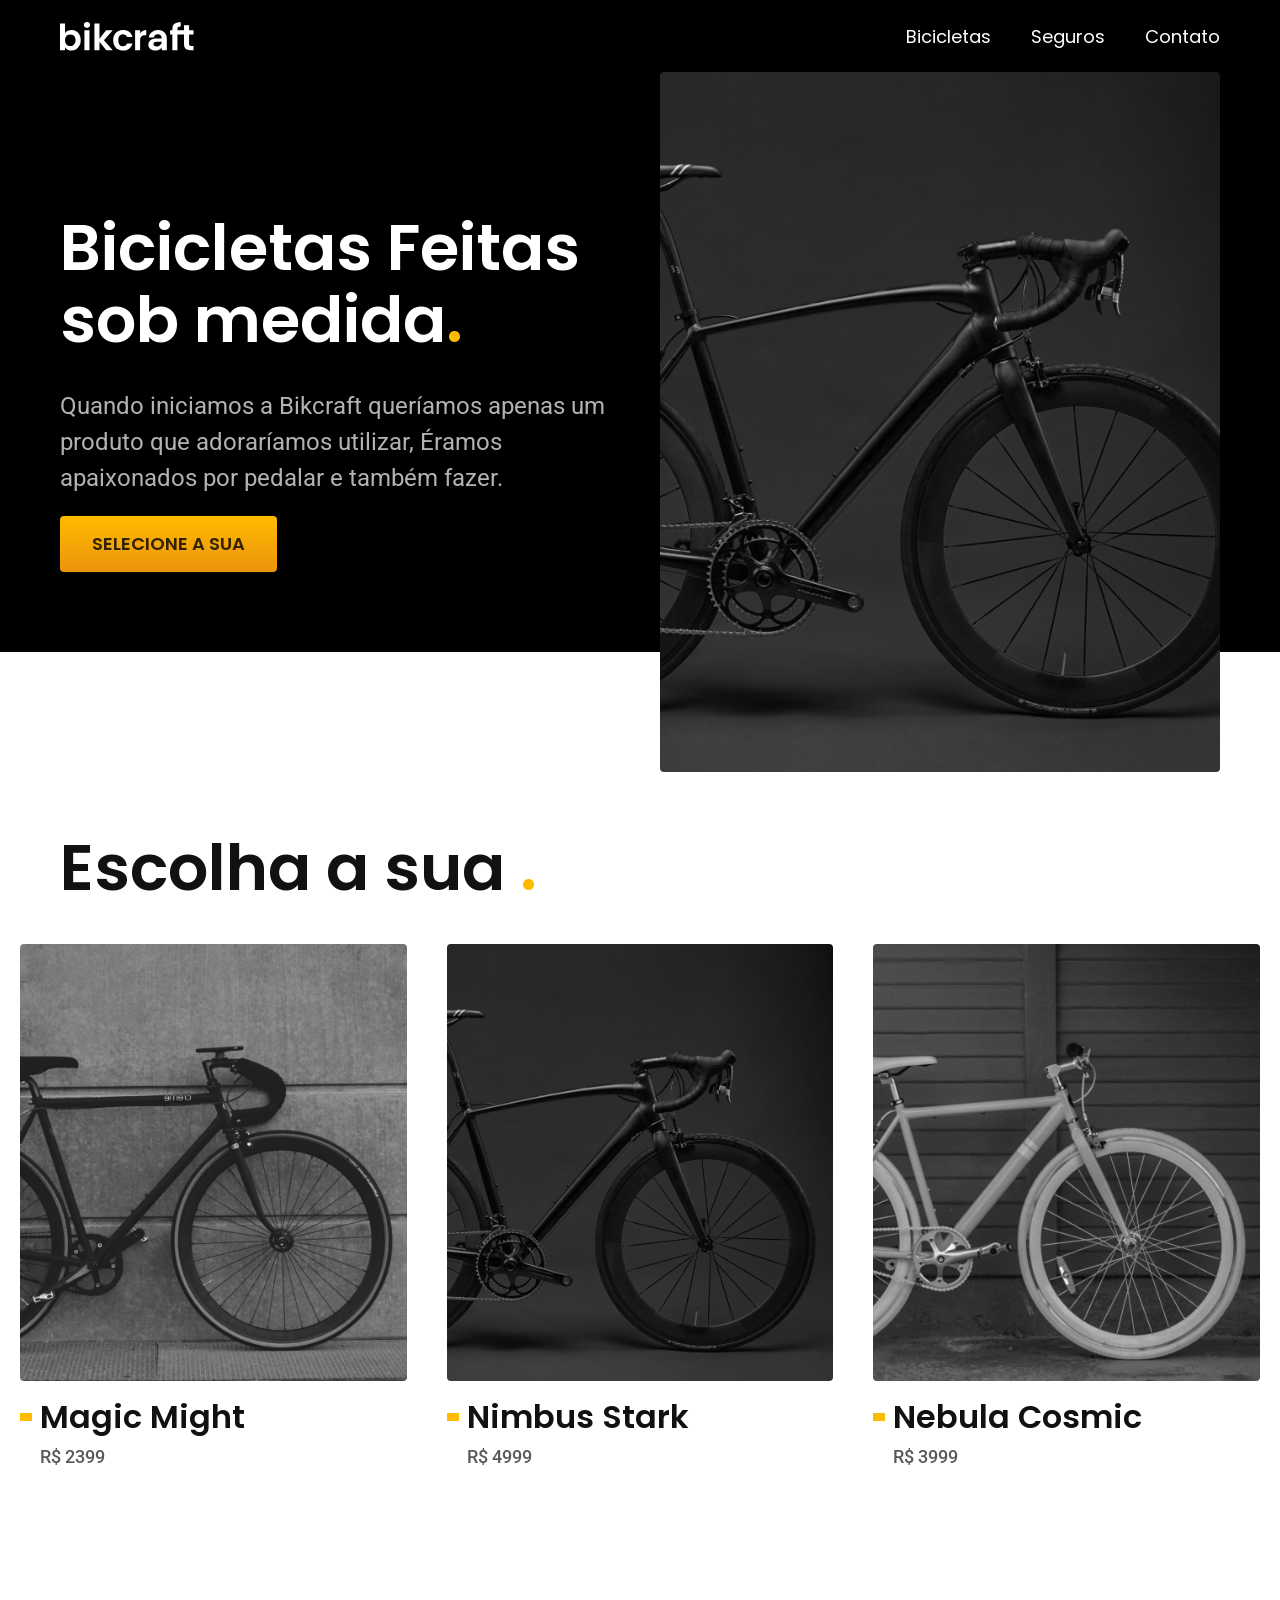
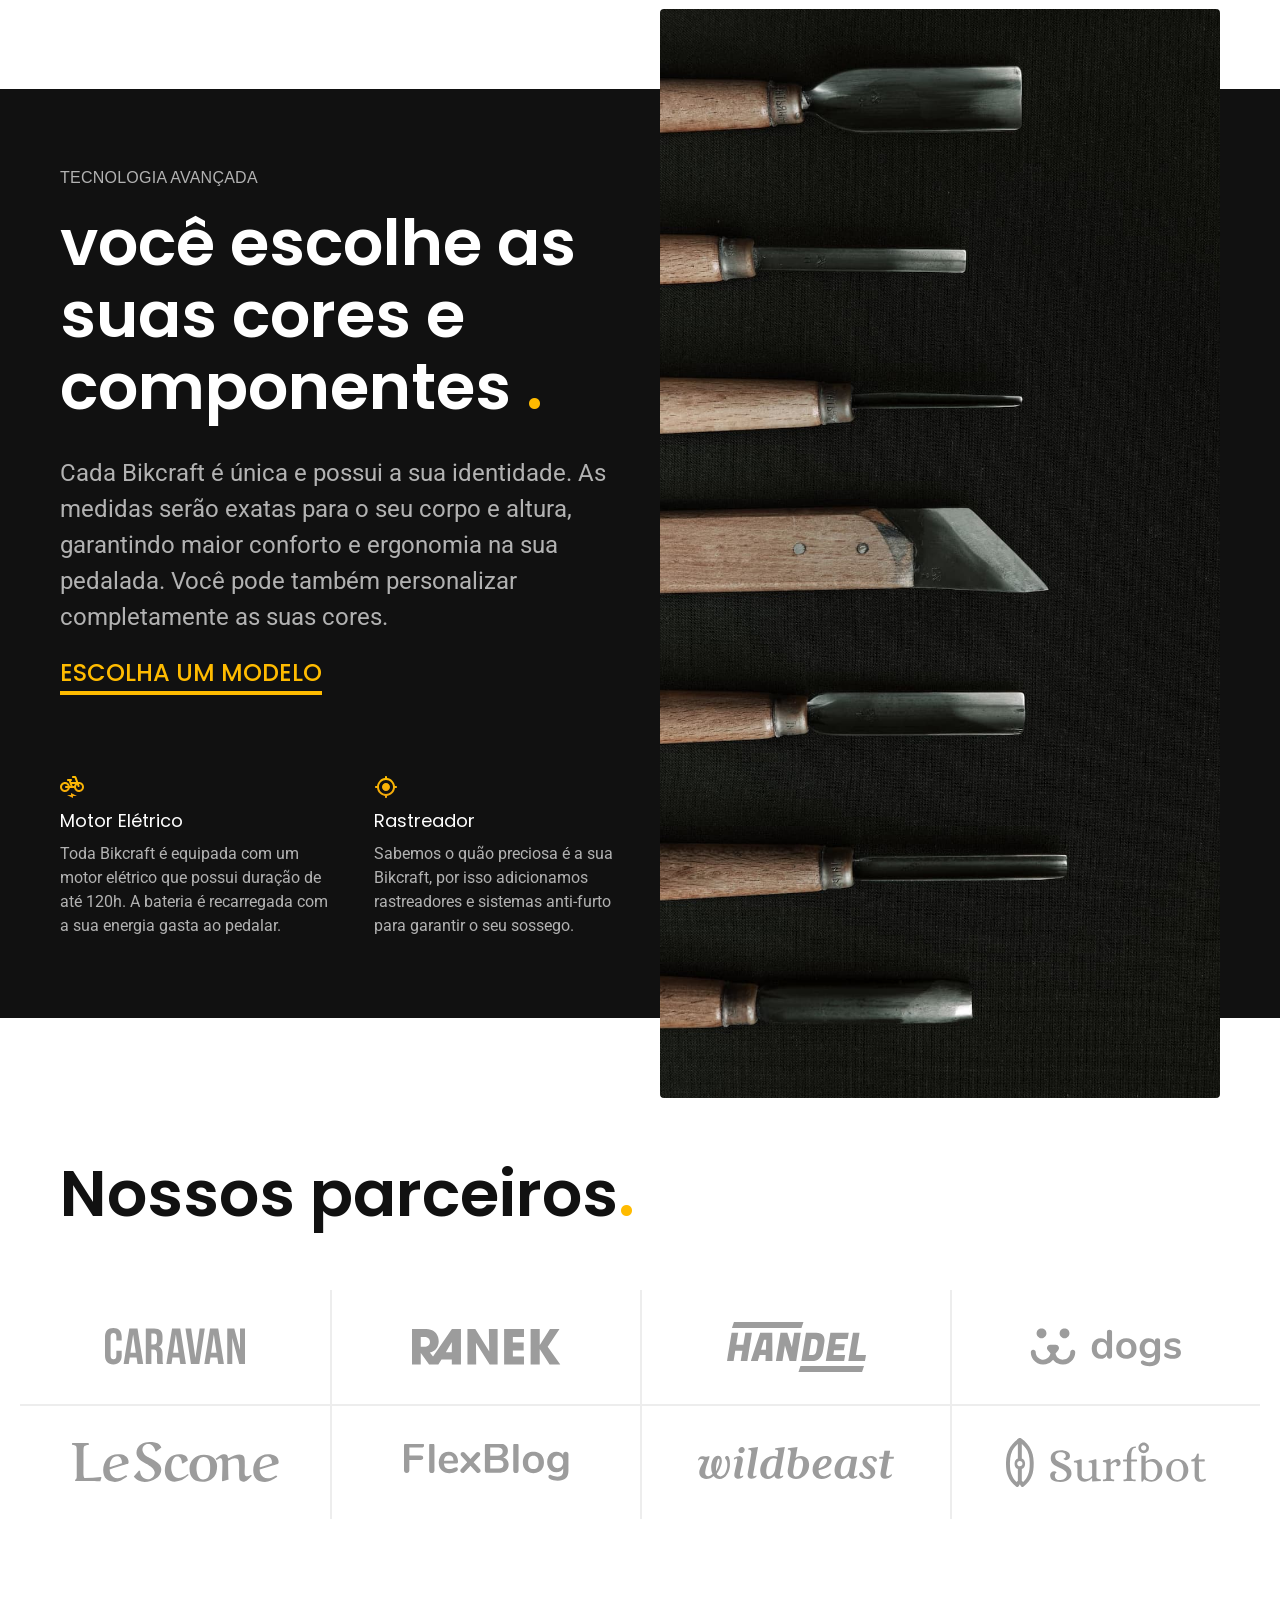
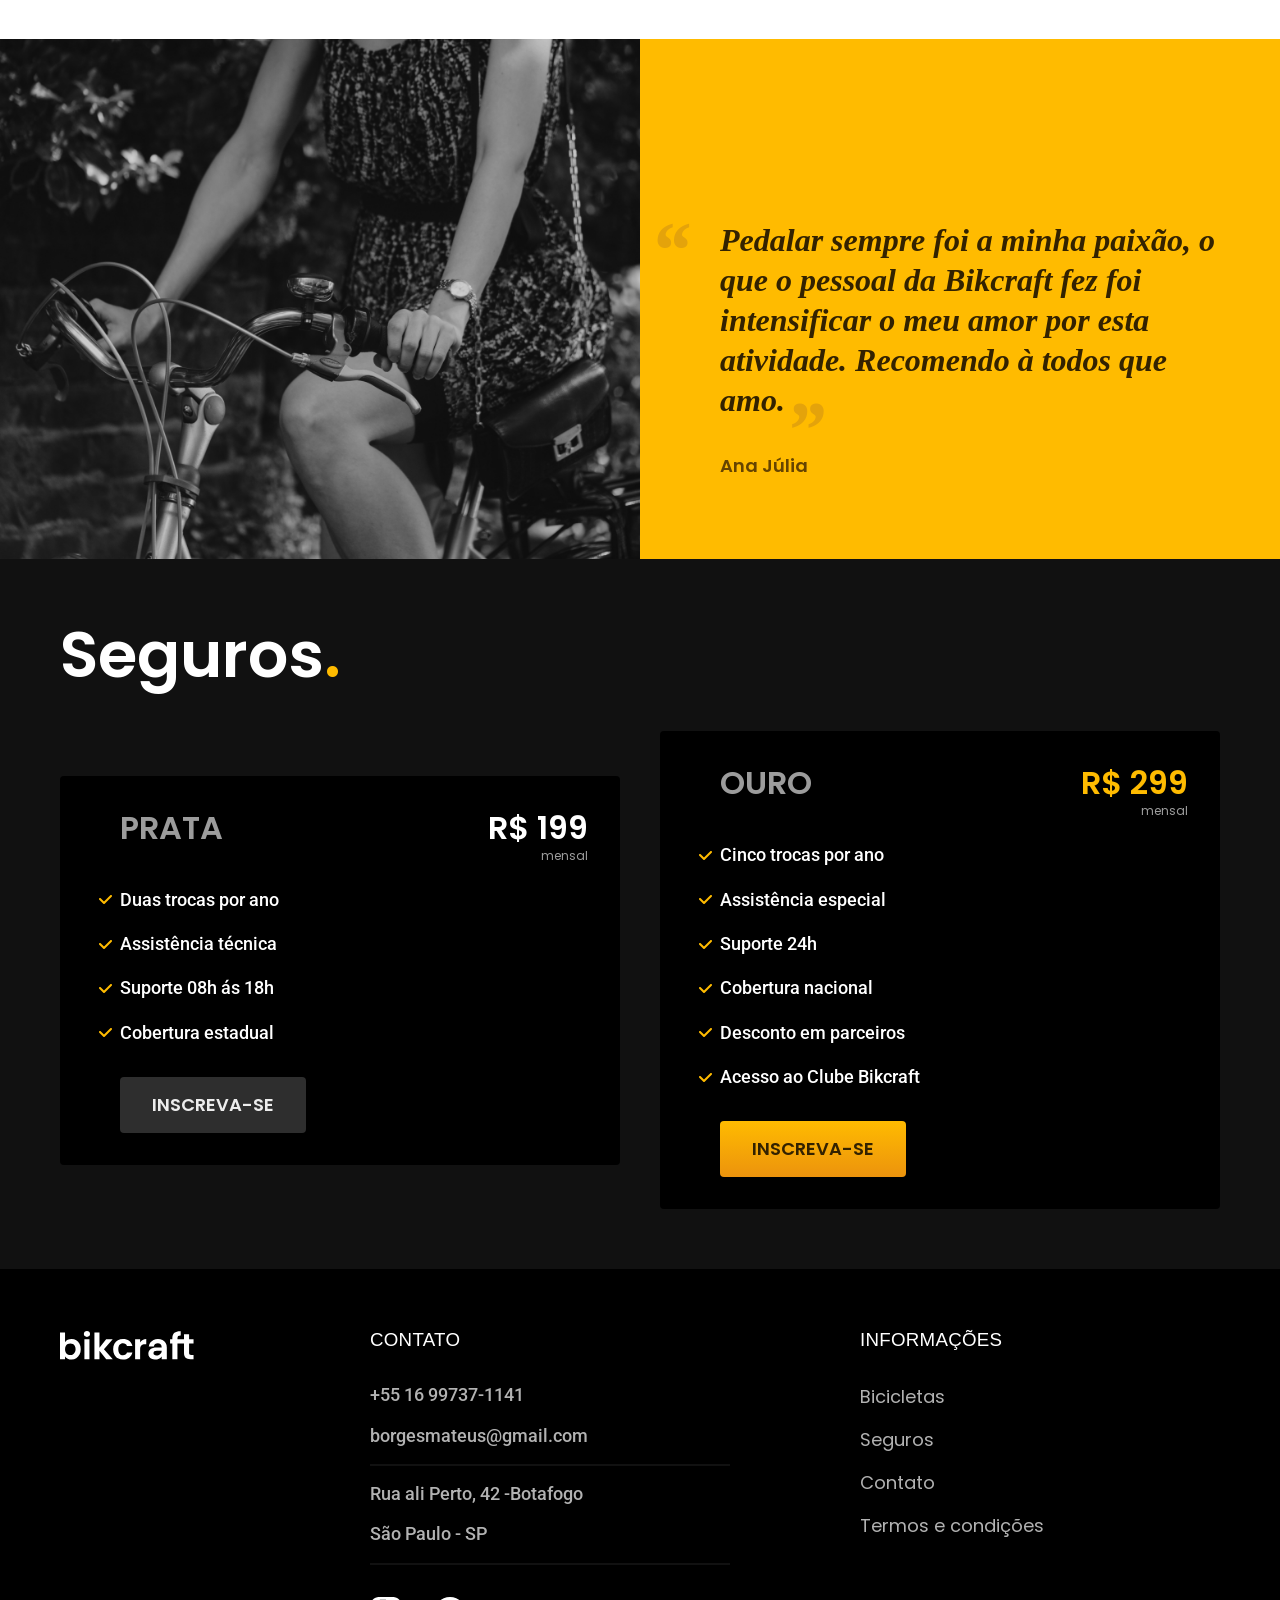
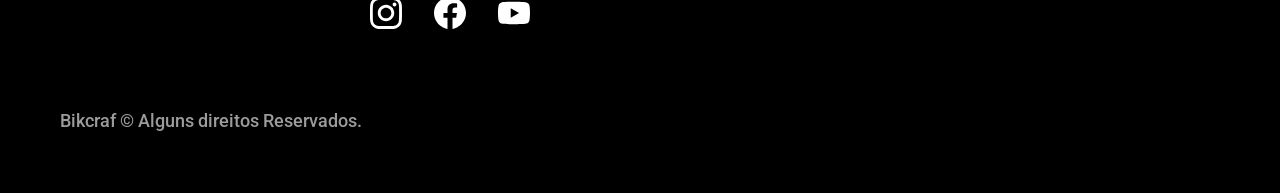
<file: index.html>
<!DOCTYPE html>
<html lang="pt-br">

<head>
  <meta charset="UTF-8">
  <meta name="viewport" content="width=device-width, initial-scale=1.0">
  <title>Projeto bikcraft</title>
  <meta name="description" content="Quando iniciamos a Bikcraft queríamos apenas um produto que adoraríamos utilizar Éramos  apaixonados por pedalar e tambem fazer.">
  <link rel="preload" href="./css/style.min.css" as="style">
  <link rel="stylesheet" href="./css/style.min.css">

  <link rel="icon" href="./favicon.svg" type="image/svg+xml">

  <link rel="stylesheet" href="https://cdnjs.cloudflare.com/ajax/libs/animate.css/4.1.1/animate.min.css" />

  <link rel="preconnect" href="https://fonts.googleapis.com">
  <link rel="preconnect" href="https://fonts.gstatic.com" crossorigin>
  <link href="https://fonts.googleapis.com/css2?family=Poppins:wght@400;600&family=Roboto:wght@400;500&display=swap" rel="stylesheet">


  <script>document.documentElement.classList.add('js');</script>
</head>

<body>
  <header class="header">
    <div class="container-principal container">
      <a href="./">
        <img src="./img/bikcraft.svg" width="136" height="32" alt="marca">
      </a>

      <nav aria-label="primaria">
        <ul class="header-menu font-1-m cor-0">
          <li><a href="./bicicletas.html">Bicicletas</a></li>
          <li><a href="./seguros.html">Seguros</a></li>
          <li><a href="./contato.html">Contato</a></li>
        </ul>
      </nav>
    </div>
  </header>

  <main class="introducao-bg">
    <div class="introducao container">
      <div class="introducao-conteudo">
        <h1 class="font-1-xxl  cor-0 " data-anime="200">Bicicletas Feitas sob medida<span class="cor-p1">.</span></h1>
        <p class="font-2-l cor-5" data-anime="400">Quando iniciamos a Bikcraft queríamos apenas um produto que adoraríamos utilizar, Éramos apaixonados por pedalar e também fazer.</p>
        <a class="botao" data-anime="600" href="./bicicletas.html">Selecione a sua</a>
      </div>
      <picture>
        <source media="(max-width:800px)" srcset="./img/bicicletas/nimbus.jpg">
        <img src="./img/fotos/introducao.jpg" data-anime="800" width="1280" height="1600" alt="bicicleta-eletrica">
      </picture>
    </div>
  </main>

  <article class="bicicletas-lista">
    <h2 class="font-1-xxl container animate__animated animate__backInLeft">Escolha a sua <span class="cor-p1">.</span></h2>

    <ul>
      <li>
        <a href="./bicicletas/magic.html">
          <img src="./img/bicicletas/magic-home.jpg" alt="bicicleta-preta" width="920" height="1040">
          <h3 class="font-1-xl">Magic Might</h3>
          <span class="font-2-m cor-8">R$ 2399 </span>
        </a>
      </li>

      <li>
        <a href="./bicicletas/nimbus.html">
          <img src="./img/bicicletas/nimbus-home.jpg" alt="bicicleta-preta" width="920" height="1040">
          <h3 class="font-1-xl">Nimbus Stark</h3>
          <span class="font-2-m cor-8">R$ 4999 </span>
        </a>
      </li>


      <li>
        <a href="./bicicletas/nebula.html">
          <img src="./img/bicicletas/nebula-home.jpg" alt="bicicleta-preta" width="920" height="1040">
          <h3 class="font-1-xl">Nebula Cosmic</h3>
          <span class="font-2-m cor-8">R$ 3999 </span>
        </a>
      </li>
    </ul>
  </article>

  <article class="tecnologia-bg">
    <div class="tecnologia container">
      <div class="tecnologia-conteudo">
        <span class="font-2-l-b cor-5">Tecnologia Avançada</span>
        <h2 class="font-1-xxl cor-0">você escolhe as suas cores e componentes <span class="cor-p1">.</span></h2>
        <p class="font-2-l cor-5">Cada Bikcraft é única e possui a sua identidade. As medidas serão exatas para o seu corpo e altura, garantindo maior conforto e ergonomia na sua pedalada. Você pode também personalizar completamente as suas cores.
        </p>
        <a class="link" href="./bicicletas.html">Escolha um modelo</a>

        <div class="tecnologia-vantagens">
          <div>
            <img src="./img/icones/eletrica.svg" width="24" height="24" alt=" ">
            <h3 class="font-1-m cor-0">Motor Elétrico</h3>
            <p class="font-2-s cor-5">Toda Bikcraft é equipada com um motor elétrico que possui duração de até 120h. A bateria é recarregada com a sua energia gasta ao pedalar.
            </p>
          </div>

          <div>
            <img src="./img/icones/rastreador.svg" width="24" height="24" alt=" ">
            <h3 class="font-1-m cor-0">Rastreador</h3>
            <p class="font-2-s cor-5">
              Sabemos o quão preciosa é a sua Bikcraft, por isso adicionamos rastreadores e sistemas anti-furto para garantir o seu sossego.
            </p>
          </div>
        </div>

      </div>
      <div class="tecnologia-imagem">
        <img src="./img/fotos/tecnologia.jpg" width="1200" height="1920" alt="">
      </div>
    </div>
  </article>

  <section class="parceiros" aria-label="Nossos parceiros">
    <h2 class="font-1-xxl container">Nossos parceiros<span class="cor-p1">.</span></h2>

    <ul>
      <li><img src="./img/parceiros/caravan.svg" width="140" height="38" alt="caravan"></li>
      <li><img src="./img/parceiros/ranek.svg" width="149" height="36" alt="ranek"></li>
      <li><img src="./img/parceiros/handel.svg" width="139" height="50" alt="handel"></li>
      <li><img src="./img/parceiros/dogs.svg" width="152" height="39" alt="dogs"></li>
      <li><img src="./img/parceiros/lescone.svg" width="208" height="41" alt="lescone."></li>
      <li><img src="./img/parceiros/flexblog.svg" width="165" height="38" alt="flexblog"></li>
      <li><img src="./img/parceiros/wildbeast.svg" width="196" height="34" alt="wildbeast"></li>
      <li><img src="./img/parceiros/surfbot.svg" width="200" height="49" alt="surfbot"></li>
    </ul>
  </section>

  <section class="depoimento" aria-label="Depoimento">
    <div>
      <img src="./img/fotos/depoimento.jpg" width="1560" height="1360" alt="Pessoa pedalando">
    </div>

    <div class="depoimento-conteudo">
      <blockquote class="font-1-xl cor-p5">
        <p>Pedalar sempre foi a minha paixão, o que o pessoal da Bikcraft fez foi intensificar o meu amor por esta atividade. Recomendo à todos que amo.
        </p>
      </blockquote>
      <span class="font-1-m-b cor-p4">Ana Júlia</span>
    </div>
  </section>

  <article class="seguros-bg">
    <div class="seguros container">
      <h2 class="font-1-xxl cor-0">Seguros<span class="cor-p1">.</span></h2>
      <div class="seguros-item">
        <h3 class="font-1-xl cor-6">PRATA</h3>
        <span class="font-1-xl cor-0">R$ 199 <span class="font-1-xs cor-6">mensal</span></span>
        <ul class="font-2-m cor-0">
          <li>Duas trocas por ano</li>
          <li>Assistência técnica</li>
          <li>Suporte 08h ás 18h</li>
          <li>Cobertura estadual</li>
        </ul>
        <a class="botao secundario" href="./orcamento.html">Inscreva-se</a>
      </div>

      <div class="seguros-item">
        <h3 class="font-1-xl cor-6">OURO</h3>
        <span class="font-1-xl cor-p1">R$ 299 <span class="font-1-xs cor-6">mensal</span></span>
        <ul class="font-2-m cor-0">
          <li>Cinco trocas por ano</li>
          <li>Assistência especial </li>
          <li>Suporte 24h</li>
          <li> Cobertura nacional</li>
          <li>Desconto em parceiros</li>
          <li> Acesso ao Clube Bikcraft</li>
        </ul>
        <a class="botao" href="./orcamento.html">Inscreva-se</a>
      </div>
    </div>
  </article>

  <footer class="footer-bg">
    <div class=" footer container">
      <img src="./img/bikcraft.svg" width="136" height="32" alt="Bikcraft">
      <div class="footer-contato">
        <h3 class="font-2-l-b cor-0">Contato</h3>
        <ul class="font-2-m cor-5 ">
          <li><a href="tel:+5516997371141">+55 16 99737-1141</a></li>
          <li><a href="mailto:borgesmateus@gmail.com">borgesmateus@gmail.com</a></li>
          <li>Rua ali Perto, 42 -Botafogo</li>
          <li>São Paulo - SP</li>
        </ul>
        <div class="footer-redes">
          <a href="./">
            <img src="./img/redes/instagram.svg" width="32" height="32" alt="instagram">
          </a>

          <a href="./">
            <img src="./img/redes/facebook.svg" width="32" height="32" alt="facebook">
          </a>

          <a href="./">
            <img src="./img/redes/youtube.svg" width="32" height="32" alt="youtube">
          </a>
        </div>
      </div>

      <div class="footer-informacoes">
        <h3 class="font-2-l-b cor-0">Informações</h3>
        <nav>
          <ul class="font-1-m cor-5">
            <li><a href="./bicicletas.html">Bicicletas</a></li>
            <li><a href="./seguros.html">Seguros</a></li>
            <li><a href="./contato.html">Contato</a></li>
            <li><a href="./termos.html">Termos e condições</a></li>
          </ul>
        </nav>
      </div>
      <p class=" footer-copy font-2-m cor-6">Bikcraf &copy; Alguns direitos Reservados.</p>
    </div>
  </footer>
  <script src="./js/plugins/simple-anime.js"></script>
  <script src="./js/script.js"></script>
</body>

</html>
</file>
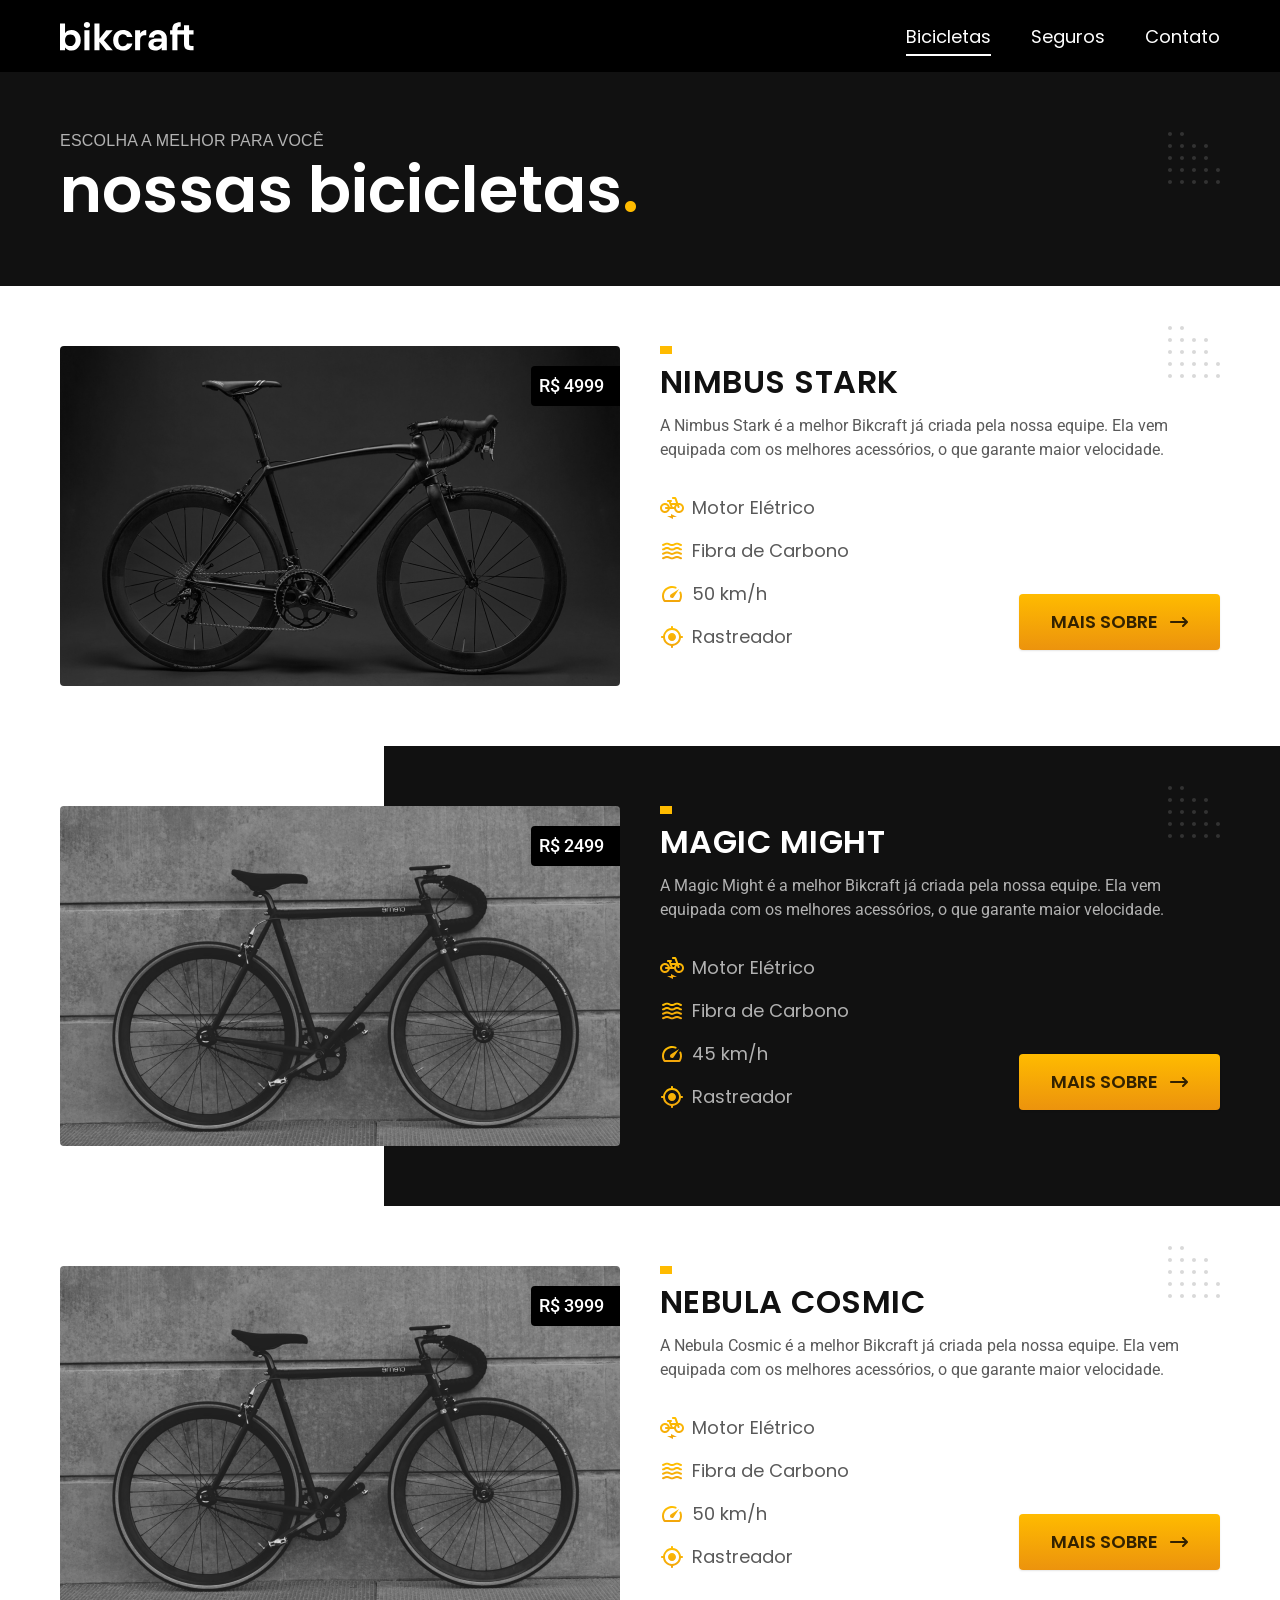
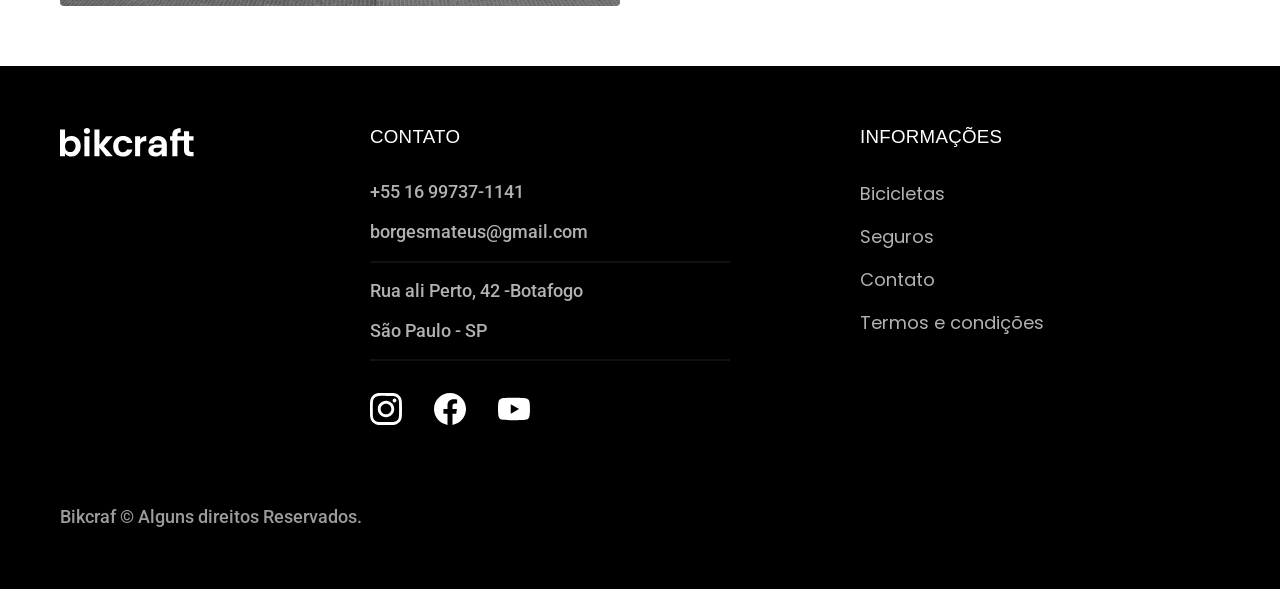
<file: bicicletas.html>
<!DOCTYPE html>
<html lang="pt-br">

<head>
  <meta charset="UTF-8">
  <meta name="viewport" content="width=device-width, initial-scale=1.0">
  <title>Bicicletas</title>
  <meta name="description" content="Quando iniciamos a Bikcraft queríamos apenas um produto que adoraríamos utilizar Éramos  apaixonados por pedalar e tambem fazer.">
  <link rel="preload" href="./css/style.min.css" as="style">
  <link rel="icon" href="./favicon.svg" type="image/svg+xml">
  <link rel="stylesheet" href="./css/style.min.css">
  <link rel="preconnect" href="https://fonts.googleapis.com">
  <link rel="preconnect" href="https://fonts.gstatic.com" crossorigin>
  <link href="https://fonts.googleapis.com/css2?family=Poppins:wght@400;600&family=Roboto:wght@400;500&display=swap" rel="stylesheet">
  <script>document.documentElement.classList('js')</script>
  <script>document.documentElement.classList.add('js');</script>

  <link rel="preconnect" href="https://fonts.googleapis.com">
  <link rel="preconnect" href="https://fonts.gstatic.com" crossorigin>
  <link href="https://fonts.googleapis.com/css2?family=Poppins:wght@400;600&family=Roboto:wght@400;500&display=swap" rel="stylesheet">

</head>

<body id="bicicletas">
  <header class="header">
    <div class="container-principal container">
      <a href="./"> <img src="./img/bikcraft.svg" alt="marca"></a>

      <nav aria-label="primaria">
        <ul class="header-menu font-1-m cor-0">
          <li><a href="./bicicletas.html">Bicicletas</a></li>
          <li><a href="./seguros.html">Seguros</a></li>
          <li><a href="./contato.html">Contato</a></li>
        </ul>
      </nav>
    </div>
  </header>

  <main>

    <div class="titulo-bg">
      <div class="titulo container">
        <p class="font-2-l-b cor-5">Escolha a melhor para você</p>
        <h1 class="font-1-xxl cor-0">nossas bicicletas<span class="cor-p1">.</span></h1>
      </div>
    </div>

    <div class="bicicletas-bg">
      <div class="bicicletas container">

        <div class="bicicletas-imagem">
          <img src="./img/bicicletas/nimbus.jpg" alt="bicicleta-preta">
          <span class="font-2-m cor-0">R$ 4999</span>
        </div>

        <div class="bicicletas-conteudo">
          <h2 class="font-1-xl">Nimbus Stark </h2>
          <p class="font-2-s cor-8">A Nimbus Stark é a melhor Bikcraft já criada pela nossa equipe. Ela vem equipada com os melhores acessórios, o que garante maior velocidade.
          </p>
          <ul class="font-1-m cor-8">
            <li>
              <img src="./img/icones/eletrica.svg" alt=" ">
              Motor Elétrico
            </li>

            <li>
              <img src="./img/icones/carbono.svg" alt=" ">
              Fibra de Carbono
            </li>

            <li>
              <img src="./img/icones/velocidade.svg" alt=" ">
              50 km/h
            </li>

            <li>
              <img src="./img/icones/rastreador.svg" alt=" ">
              Rastreador
            </li>
          </ul>
          <a class="botao seta" href="./bicicletas/nimbus.html">Mais Sobre</a>
        </div>

      </div>
    </div>

    <div class="bicicletas-bg">
      <div class="bicicletas container">

        <div class="bicicletas-imagem">
          <img src="./img/bicicletas/magic.jpg" alt="bicicleta-preta">
          <span class="font-2-m cor-0">R$ 2499</span>
        </div>

        <div class="bicicletas-conteudo">
          <h2 class="font-1-xl cor-0">Magic Might</h2>
          <p class="font-2-s cor-5">A Magic Might é a melhor Bikcraft já criada pela nossa equipe. Ela vem equipada com os melhores acessórios, o que garante maior velocidade.
          </p>
          <ul class="font-1-m cor-5">
            <li>
              <img src="./img/icones/eletrica.svg" alt=" ">
              Motor Elétrico
            </li>

            <li>
              <img src="./img/icones/carbono.svg" alt=" ">
              Fibra de Carbono
            </li>

            <li>
              <img src="./img/icones/velocidade.svg" alt=" ">
              45 km/h
            </li>

            <li>
              <img src="./img/icones/rastreador.svg" alt=" ">
              Rastreador
            </li>
          </ul>
          <a class="botao seta" href="./bicicletas/magic.html">Mais Sobre</a>
        </div>

      </div>
    </div>

    <div class="bicicletas-bg">
      <div class="bicicletas container">

        <div class="bicicletas-imagem">
          <img src="./img/bicicletas/magic.jpg" alt="bicicleta-preta">
          <span class="font-2-m cor-0">R$ 3999</span>
        </div>

        <div class="bicicletas-conteudo">
          <h2 class="font-1-xl">Nebula Cosmic </h2>
          <p class="font-2-s cor-8">A Nebula Cosmic é a melhor Bikcraft já criada pela nossa equipe. Ela vem equipada com os melhores acessórios, o que garante maior velocidade.
          </p>
          <ul class="font-1-m cor-8">
            <li>
              <img src="./img/icones/eletrica.svg" alt=" ">
              Motor Elétrico
            </li>

            <li>
              <img src="./img/icones/carbono.svg" alt=" ">
              Fibra de Carbono
            </li>

            <li>
              <img src="./img/icones/velocidade.svg" alt=" ">
              50 km/h
            </li>

            <li>
              <img src="./img/icones/rastreador.svg" alt=" ">
              Rastreador
            </li>
          </ul>
          <a class="botao seta" href="./bicicletas/nebula.html">Mais Sobre</a>
        </div>

      </div>
    </div>






  </main>

  <footer class="footer-bg">
    <div class=" footer container">
      <img src="./img/bikcraft.svg" alt="Bikcraft">
      <div class="footer-contato">
        <h3 class="font-2-l-b cor-0">Contato</h3>
        <ul class="font-2-m cor-5 ">
          <li><a href="tel:+5516997371141">+55 16 99737-1141</a></li>
          <li><a href="mailto:borgesmateus@gmail.com">borgesmateus@gmail.com</a></li>
          <li>Rua ali Perto, 42 -Botafogo</li>
          <li>São Paulo - SP</li>
        </ul>
        <div class="footer-redes">
          <a href="./">
            <img src="./img/redes/instagram.svg" alt="instagram">
          </a>

          <a href="./">
            <img src="./img/redes/facebook.svg" alt="facebook">
          </a>

          <a href="./">
            <img src="./img/redes/youtube.svg" alt="youtube">
          </a>
        </div>
      </div>

      <div class="footer-informacoes">
        <h3 class="font-2-l-b cor-0">Informações</h3>
        <nav>
          <ul class="font-1-m cor-5">
            <li><a href="./bicicletas.html">Bicicletas</a></li>
            <li><a href="./seguros.html">Seguros</a></li>
            <li><a href="./contato.html">Contato</a></li>
            <li><a href="./termos.html">Termos e condições</a></li>
          </ul>
        </nav>
      </div>
      <p class=" footer-copy font-2-m cor-6">Bikcraf &copy; Alguns direitos Reservados.</p>
    </div>
  </footer>

  <script src="./js/script.js"></script>
</body>

</html>
</file>
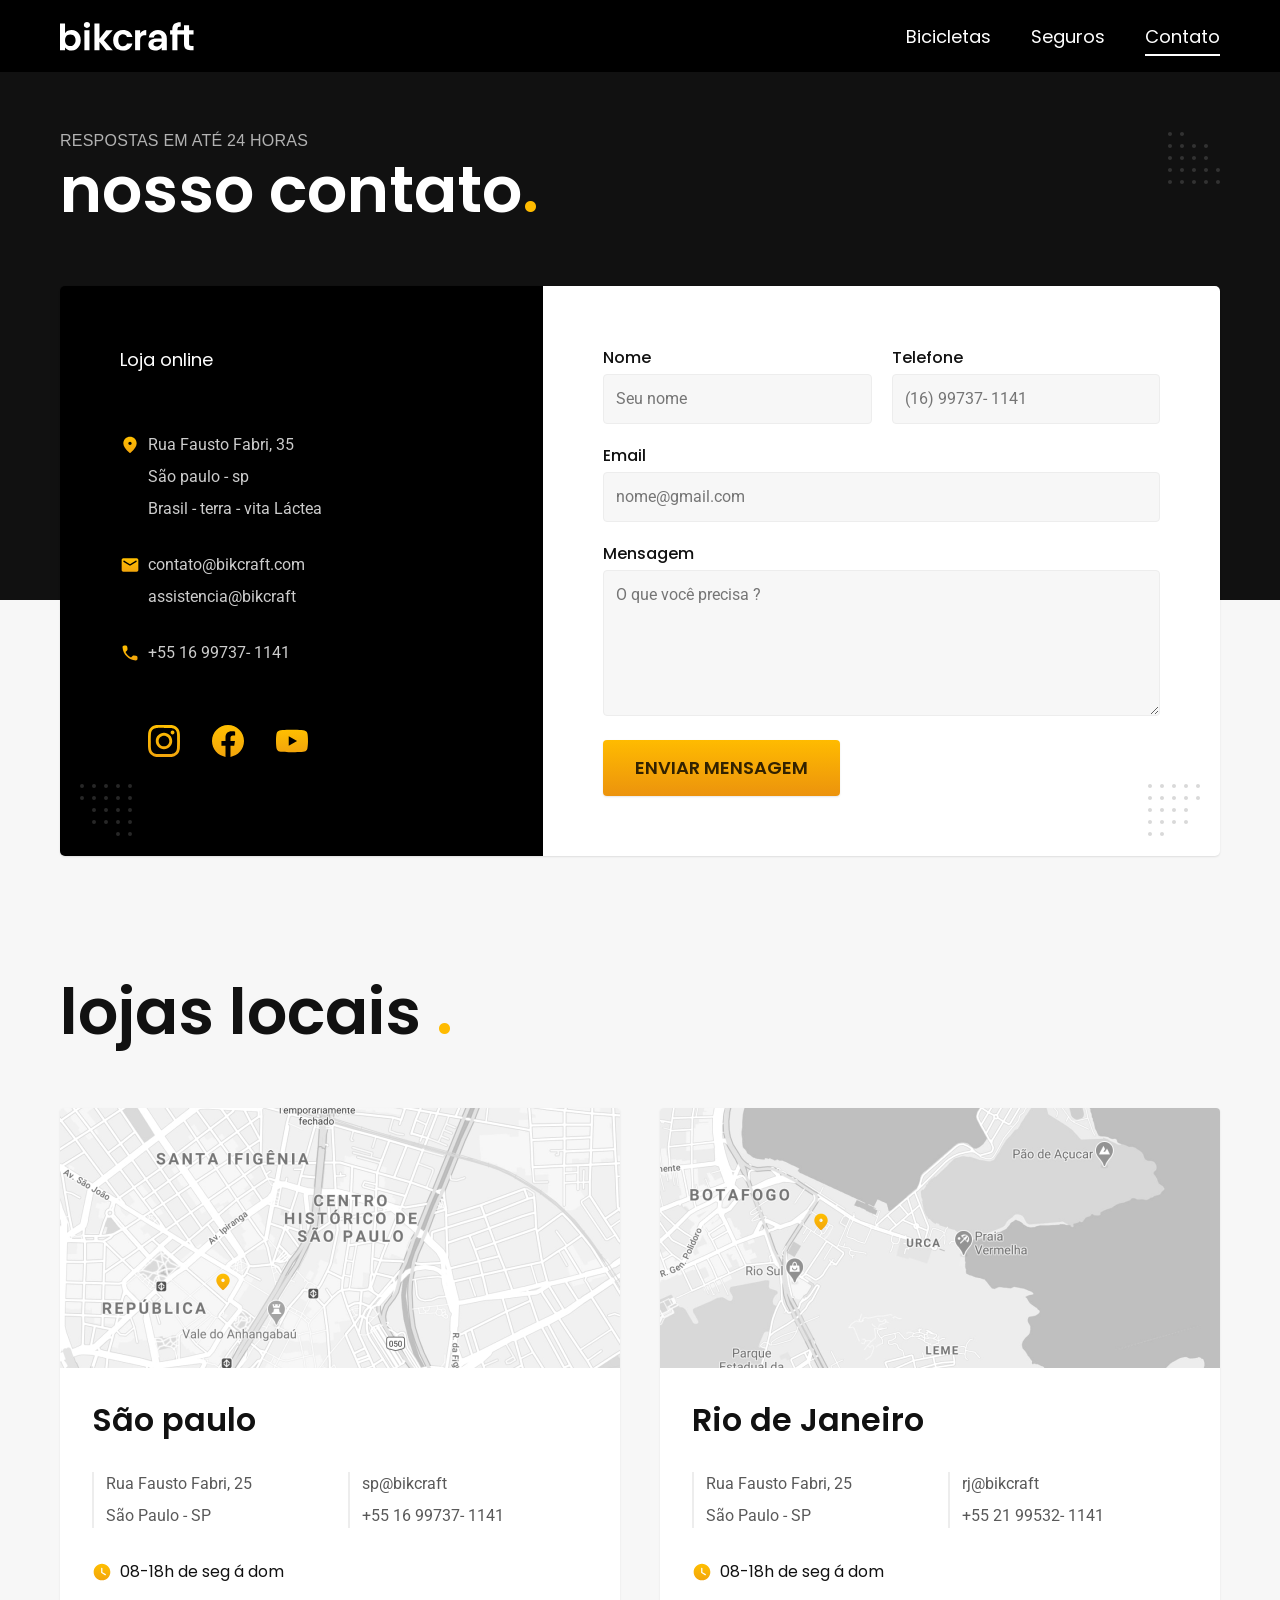
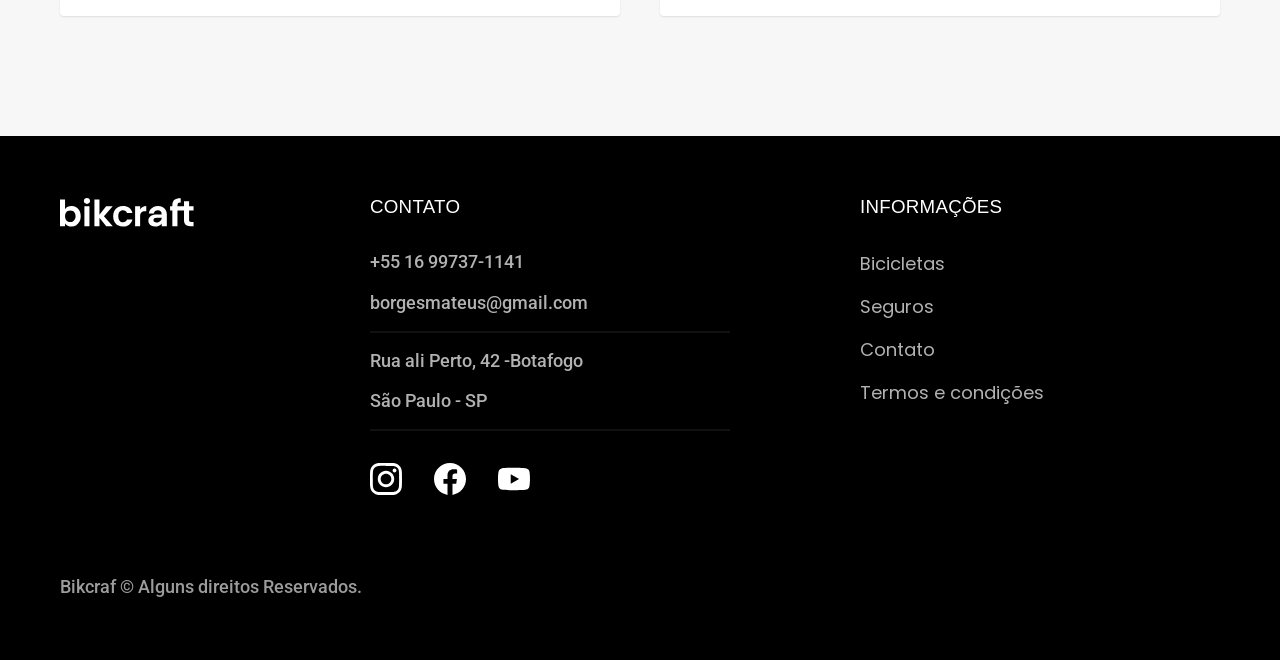
<file: contato.html>
<!DOCTYPE html>
<html lang="pt-br">

<head>
  <meta charset="UTF-8">
  <meta name="viewport" content="width=device-width, initial-scale=1.0">
  <title>Contato | Bikcraft</title>
  <meta name="description" content="Quando iniciamos a Bikcraft queríamos apenas um produto que adoraríamos utilizar Éramos  apaixonados por pedalar e tambem fazer.">
  <link rel="preload" href="./css/style.min.css" as="style">
  <link rel="icon" href="./favicon.svg" type="image/svg+xml">
  <link rel="stylesheet" href="./css/style.min.css">
  <link rel="preconnect" href="https://fonts.googleapis.com">
  <link rel="preconnect" href="https://fonts.gstatic.com" crossorigin>
  <link href="https://fonts.googleapis.com/css2?family=Poppins:wght@400;600&family=Roboto:wght@400;500&display=swap" rel="stylesheet">
  <script>document.documentElement.classList('js')</script>
  <script>document.documentElement.classList.add('js');</script>

  <link rel="preconnect" href="https://fonts.googleapis.com">
  <link rel="preconnect" href="https://fonts.gstatic.com" crossorigin>
  <link href="https://fonts.googleapis.com/css2?family=Poppins:wght@400;600&family=Roboto:wght@400;500&display=swap" rel="stylesheet">

</head>

<body id="contato">
  <header class="header">
    <div class="container-principal container">
      <a href="./"> <img src="./img/bikcraft.svg" alt="marca"></a>
      <nav aria-label="primaria">
        <ul class="header-menu font-1-m cor-0">
          <li><a href="./bicicletas.html">Bicicletas</a></li>
          <li><a href="./seguros.html">Seguros</a></li>
          <li><a href="./contato.html">Contato</a></li>
        </ul>
      </nav>
    </div>
  </header>
  <main>
    <div class="titulo-bg">
      <div class="titulo container">
        <p class="font-2-l-b cor-5">Respostas em até 24 horas</p>
        <h1 class="font-1-xxl cor-0">nosso contato<span class="cor-p1">.</span></h1>
      </div>
    </div>
    <div class="contato container">
      <section class="contato-dados" aria-label="Endereço">
        <h2 class="font-1-m cor-0">Loja online</h2>
        <div class="contato-endereco font-2-s cor-4">
          <p>Rua Fausto Fabri, 35</p>
          <p>São paulo - sp</p>
          <p>Brasil - terra - vita Láctea</p>
        </div>
        <address class="contato-meios font-2-s cor-4">
          <a href="mailto:contato@bikcraft.com">contato@bikcraft.com</a>
          <a href="mailto:assistencia@bikcraft.com">assistencia@bikcraft</a>
          <a href="tel:+5516997371141">+55 16 99737- 1141</a>
        </address>

        <div class="contato-redes">
          <a href="./">
            <img src="./img/redes/instagram-p.svg" alt="instagram">
          </a>

          <a href="./">
            <img src="./img/redes/facebook-p.svg" alt="facebook">
          </a>

          <a href="./">
            <img src="./img/redes/youtube-p.svg" alt="youtube">
          </a>
        </div>


      </section>

      <section class="contato-formulario" aria-label="formulario">
        <form class="form" action="./contato.html">
          <div class="item-form-1">
            <label for="nome">Nome</label>
            <input type="text" id="nome" name="nome" placeholder="Seu nome">
          </div>

          <div>
            <label for="telefone">Telefone</label>
            <input type="text" id="telefone" name="telefone" placeholder="(16) 99737- 1141">
          </div>

          <div class="col-2">
            <label for="email">Email</label>
            <input type="email" id="email" name="email" placeholder="nome@gmail.com" required>
          </div>

          <div class="col-2 ">
            <label for="msg">Mensagem</label>
            <textarea name="mensagem" id="msg" placeholder="O que você precisa ?" rows="5"></textarea>
          </div>

          <button class="botao  col-2">Enviar Mensagem</button>
        </form>
      </section>
    </div>
  </main>

  <article class="lojas container">
    <h2 class="font-1-xxl">lojas locais <span class="cor-p1">.</span></h2>
    <div class="lojas-item">
      <img src="./img/lojas/sp.jpg" alt="mapa marcando o endereço em Rua Fausto Fabri, 25 São paulo- sp">

      <div class="lojas-conteudo">
        <h3 class="font-1-xl">São paulo</h3>
        <div class="lojas-dados font-2-s cor-8">
          <p>Rua Fausto Fabri, 25</p>
          <p>São Paulo - SP</p>
        </div>
        <div class="lojas-dados font-2-s cor-8">
          <a href="mailto:assistencia@bikcraft.com">sp@bikcraft</a>
          <a href="tel:+5516997371141">+55 16 99737- 1141</a>
        </div>
        <p class="lojas-tempo font-1-s">
          <img src="./img/icones/horario.svg" alt="">
          <span>08-18h de seg á dom</span>
        </p>
      </div>
    </div>


    <div class="lojas-item">
      <img src="./img/lojas/rj.jpg" alt="mapa marcando o endereço em Rua Fausto Fabri, 25 São paulo- sp">
      <div class="lojas-conteudo">
        <h3 class="font-1-xl">Rio de Janeiro</h3>
        <div class="lojas-dados font-2-s cor-8">
          <p>Rua Fausto Fabri, 25</p>
          <p>São Paulo - SP</p>
        </div>
        <div class="lojas-dados font-2-s cor-8">
          <a href="mailto:rj@bikcraft.com">rj@bikcraft</a>
          <a href="tel:+5521995321141">+55 21 99532- 1141</a>
        </div>
        <p class="lojas-tempo font-1-s">
          <img src="./img/icones/horario.svg" alt="">
          <span>08-18h de seg á dom</span>
        </p>
      </div>
    </div>
  </article>
  <footer class="footer-bg">
    <div class=" footer container">
      <img src="./img/bikcraft.svg" alt="Bikcraft">
      <div class="footer-contato">
        <h3 class="font-2-l-b cor-0">Contato</h3>
        <ul class="font-2-m cor-5 ">
          <li><a href="tel:+5516997371141">+55 16 99737-1141</a></li>
          <li><a href="mailto:borgesmateus@gmail.com">borgesmateus@gmail.com</a></li>
          <li>Rua ali Perto, 42 -Botafogo</li>
          <li>São Paulo - SP</li>
        </ul>
        <div class="footer-redes">
          <a href="./">
            <img src="./img/redes/instagram.svg" alt="instagram">
          </a>

          <a href="./">
            <img src="./img/redes/facebook.svg" alt="facebook">
          </a>

          <a href="./">
            <img src="./img/redes/youtube.svg" alt="youtube">
          </a>
        </div>
      </div>

      <div class="footer-informacoes">
        <h3 class="font-2-l-b cor-0">Informações</h3>
        <nav>
          <ul class="font-1-m cor-5">
            <li><a href="./bicicletas.html">Bicicletas</a></li>
            <li><a href="./seguros.html">Seguros</a></li>
            <li><a href="./contato.html">Contato</a></li>
            <li><a href="./termos.html">Termos e condições</a></li>
          </ul>
        </nav>
      </div>
      <p class=" footer-copy font-2-m cor-6">Bikcraf &copy; Alguns direitos Reservados.</p>
    </div>
  </footer>

  <script src="./js/script.js"></script>
</body>

</html>
</file>
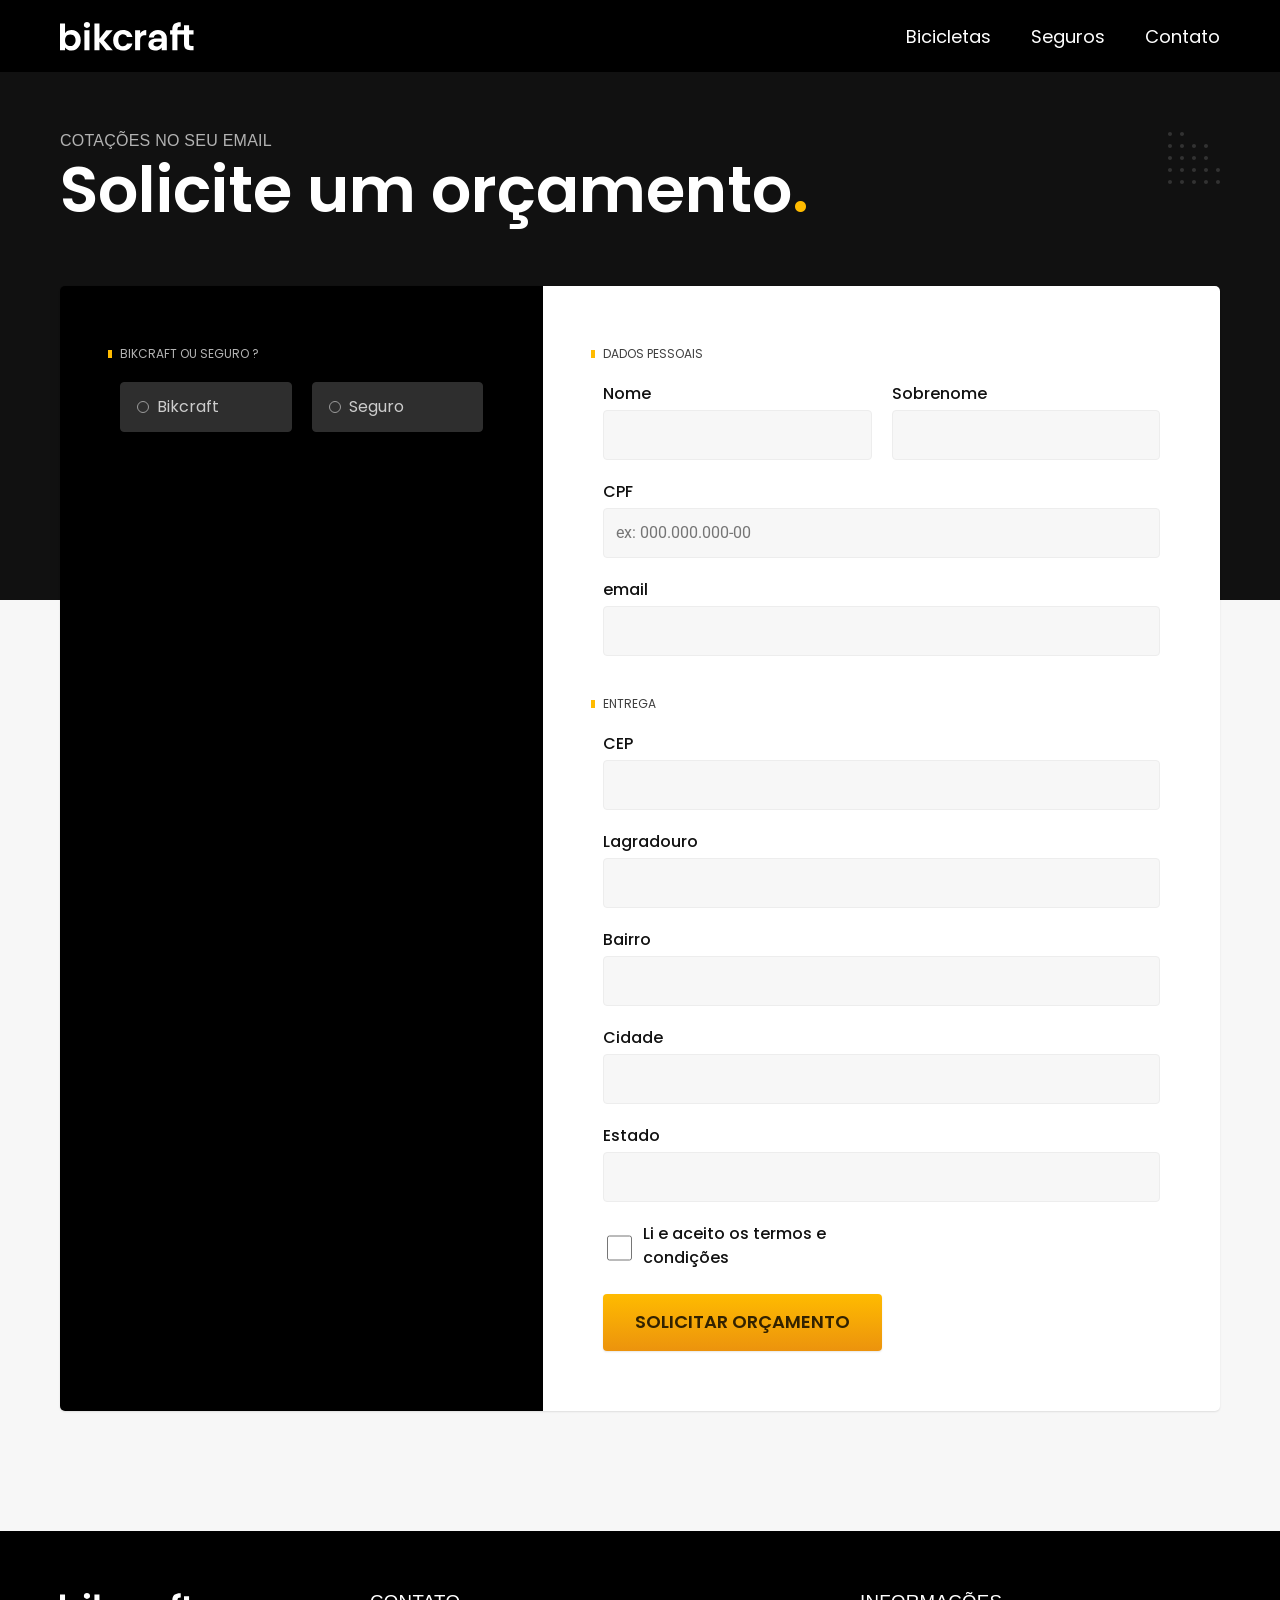
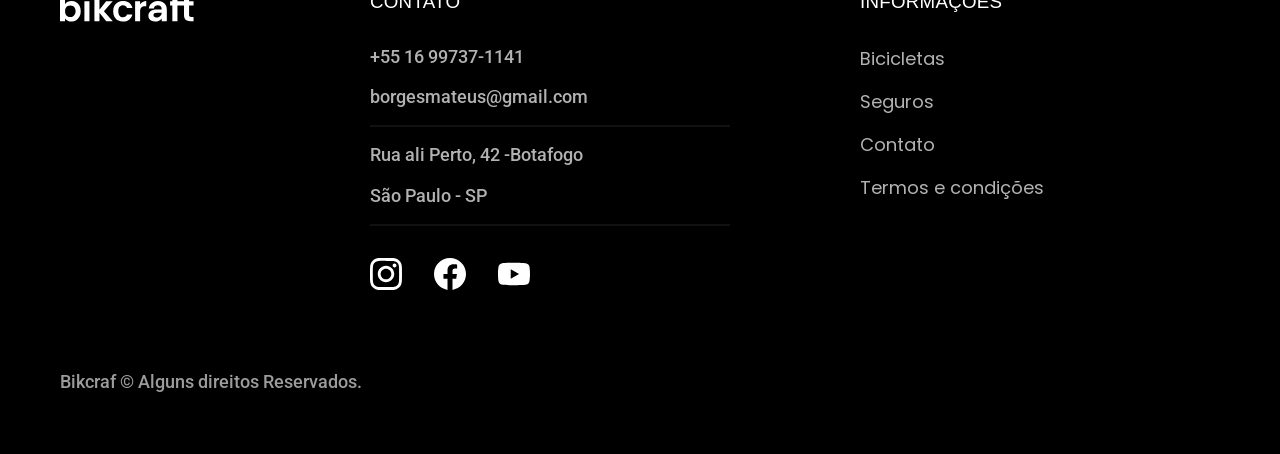
<file: orcamento.html>
<!DOCTYPE html>
<html lang="pt-br">

<head>
  <meta charset="UTF-8">
  <meta name="viewport" content="width=device-width, initial-scale=1.0">
  <title>Orçamento| Bikcraft</title>
  <meta name="description" content="Quando iniciamos a Bikcraft queríamos apenas um produto que adoraríamos utilizar Éramos  apaixonados por pedalar e tambem fazer.">
  <link rel="preload" href="./css/style.min.css" as="style">
  <link rel="stylesheet" href="./css/style.min.css">
  <link rel="preconnect" href="https://fonts.googleapis.com">
  <link rel="preconnect" href="https://fonts.gstatic.com" crossorigin>
  <link href="https://fonts.googleapis.com/css2?family=Poppins:wght@400;600&family=Roboto:wght@400;500&display=swap" rel="stylesheet">
  <script>document.documentElement.classList('js')</script>
  <script>document.documentElement.classList.add('js');</script>
</head>

<body id="orçamento">
  <header class="header">
    <div class="container-principal container">
      <a href="./"> <img src="./img/bikcraft.svg" alt="marca"></a>

      <nav aria-label="primaria">
        <ul class="header-menu font-1-m cor-0">
          <li><a href="./bicicletas.html">Bicicletas</a></li>
          <li><a href="./seguros.html">Seguros</a></li>
          <li><a href="./contato.html">Contato</a></li>
        </ul>
      </nav>
    </div>
  </header>
  <div class="titulo-bg">
    <div class="titulo container">
      <p class="font-2-l-b cor-5">cotações no seu email</p>
      <h1 class="font-1-xxl cor-0">Solicite um orçamento<span class="cor-p1">.</span></h1>
    </div>
  </div>

  <form class="orcamento container" action="./">
    <div class="orcamento-produto">
      <h2 class="font-1-xs cor-5">Bikcraft ou Seguro ?</h2>

      <input type="radio" name="tipo" id="bikcraft" value="bikcraft">
      <label for="bikcraft">Bikcraft</label>

      <input type="radio" name="tipo" id="seguro" value="seguro">
      <label for="seguro">Seguro</label>

      <div class="orcamento-conteudo" id="orcamento-bikcraft">
        <h2 class="font-1-xs cor-5">Escolha a sua </h2>

        <input type="radio" name="produto" id="nimbus" value="nimbus">
        <label for="nimbus">Nimbus Stark <span>R$ 4999</span></label>
        <div class="orcamento-detalhes">
          <ul class="font-1-xs cor-8">
            <li><img src="./img/icones/eletrica.svg" alt="motor eletrico">Motor Elétrico</li>
            <li><img src="./img/icones/carbono.svg" alt="fibra de carbono"> Fibra de Carbono</li>
            <li><img src="./img/icones/velocidade.svg" alt="velocidade 50km/h">50 km/h<km>
                <h></h>
            </li>
            <li><img src="./img/icones/rastreador.svg" alt="icone rastreador"> Rastreador</li>
          </ul>
          <img src="./img/bicicletas/nimbus.jpg" alt="bicicleta-preta">
        </div>

        <input type="radio" name="produto" id="magic" value="magic">
        <label for="magic">Magic Migth <span>R$2499</span></label>
        <div class="orcamento-detalhes">
          <ul class="font-1-xs cor-8">
            <li><img src="./img/icones/eletrica.svg" alt="motor eletrico">Motor Elétrico</li>
            <li><img src="./img/icones/carbono.svg" alt="fibra de carbono"> Fibra de Carbono</li>
            <li><img src="./img/icones/velocidade.svg" alt="velocidade 50km/h">50 km/h<km>
                <h></h>
            </li>
            <li><img src="./img/icones/rastreador.svg" alt="icone rastreador"> Rastreador</li>
          </ul>
          <img src="./img/bicicletas/magic.jpg" alt="bicicleta-preta">
        </div>

        <input type="radio" name="produto" id="nebula" value="nebula">
        <label for="nebula">Nebula Cosmic <span>R$ 3999</span></label>
        <div class="orcamento-detalhes">
          <ul class="font-1-xs cor-8">
            <li><img src="./img/icones/eletrica.svg" alt="motor eletrico">Motor Elétrico</li>
            <li><img src="./img/icones/carbono.svg" alt="fibra de carbono"> Fibra de Carbono</li>
            <li><img src="./img/icones/velocidade.svg" alt="velocidade 50km/h">40 km/h<km>
                <h></h>
            </li>
            <li><img src="./img/icones/rastreador.svg" alt="icone rastreador"> Rastreador</li>
          </ul>
          <img src="./img/bicicletas/nebula.jpg" alt="bicicleta-preta">
        </div>

      </div>

      <div class="orcamento-conteudo" id="orcamento-seguro">
        <h2 class="font-1-xs cor-5">Escolha o plano</h2>

        <input type="radio" name="produto" id="prata" value="prata">
        <label for="prata">prata <span>R$ 199</span></label>

        <input type="radio" name="produto" id="ouro" value="ouro">
        <label for="ouro">Ouro <span>R$ 299</span></label>


      </div>

    </div>

    <div class="orcamento-dados form">
      <h2 class="font-1-xs cor-9 col-2">dados pessoais</h2>
      <div class="item-form-1">
        <label for="nome">Nome</label>
        <input type="text" id="nome" name="nome">
      </div>

      <div class="item-form-1">
        <label for="sobrenome">Sobrenome</label>
        <input type="text" id="sobrenome" name="sobrenome">
      </div>

      <div class="item-form-1 col-2">
        <label for="cpf">CPF</label>
        <input type="text" id="cpf" name="cpf" placeholder="ex: 000.000.000-00">
      </div>

      <div class="item-form-1 col-2">
        <label for="email">email</label>
        <input type="email" id="email" name="email" required>
      </div>

      <h2 class="font-1-xs cor-9 col-2">Entrega</h2>
      <div class="item-form-1 col-2">
        <label for="cep">CEP</label>
        <input type="text" id="cep" name="cep" required>
      </div>

      <div class="item-form-1 col-2">
        <label for="lagradouro">Lagradouro</label>
        <input type="text" id="lagradouro" name="lagradouro" required>
      </div>

      <div class="item-form-1 col-2">
        <label for="bairro">Bairro</label>
        <input type="text" id="bairro" name="bairro" required>
      </div>

      <div class="item-form-1 col-2">
        <label for="cidade">Cidade</label>
        <input type="text" id="cidade" name="cidade" required>
      </div>

      <div class="item-form-1 col-2">
        <label for="estado">Estado</label>
        <input type="text" id="estado" name="estado" required>
      </div>

      <div class="form-1-termos">
        <input type="checkbox" name="termo" id="termo">
        <label for="termo">Li e aceito os termos e condições</label>
      </div>

      <button class="botao col-2">Solicitar Orçamento</button>
    </div>

  </form>

  <footer class="footer-bg">
    <div class=" footer container">
      <img src="./img/bikcraft.svg" alt="Bikcraft">
      <div class="footer-contato">
        <h3 class="font-2-l-b cor-0">Contato</h3>
        <ul class="font-2-m cor-5 ">
          <li><a href="tel:+5516997371141">+55 16 99737-1141</a></li>
          <li><a href="mailto:borgesmateus@gmail.com">borgesmateus@gmail.com</a></li>
          <li>Rua ali Perto, 42 -Botafogo</li>
          <li>São Paulo - SP</li>
        </ul>
        <div class="footer-redes">
          <a href="./">
            <img src="./img/redes/instagram.svg" alt="instagram">
          </a>

          <a href="./">
            <img src="./img/redes/facebook.svg" alt="facebook">
          </a>

          <a href="./">
            <img src="./img/redes/youtube.svg" alt="youtube">
          </a>
        </div>
      </div>

      <div class="footer-informacoes">
        <h3 class="font-2-l-b cor-0">Informações</h3>
        <nav>
          <ul class="font-1-m cor-5">
            <li><a href="./bicicletas.html">Bicicletas</a></li>
            <li><a href="./seguros.html">Seguros</a></li>
            <li><a href="./contato.html">Contato</a></li>
            <li><a href="./termos.html">Termos e condições</a></li>
          </ul>
        </nav>
      </div>
      <p class=" footer-copy font-2-m cor-6">Bikcraf &copy; Alguns direitos Reservados.</p>
    </div>
  </footer>

  <script src="./js/script.js"></script>
</body>

</html>
</file>
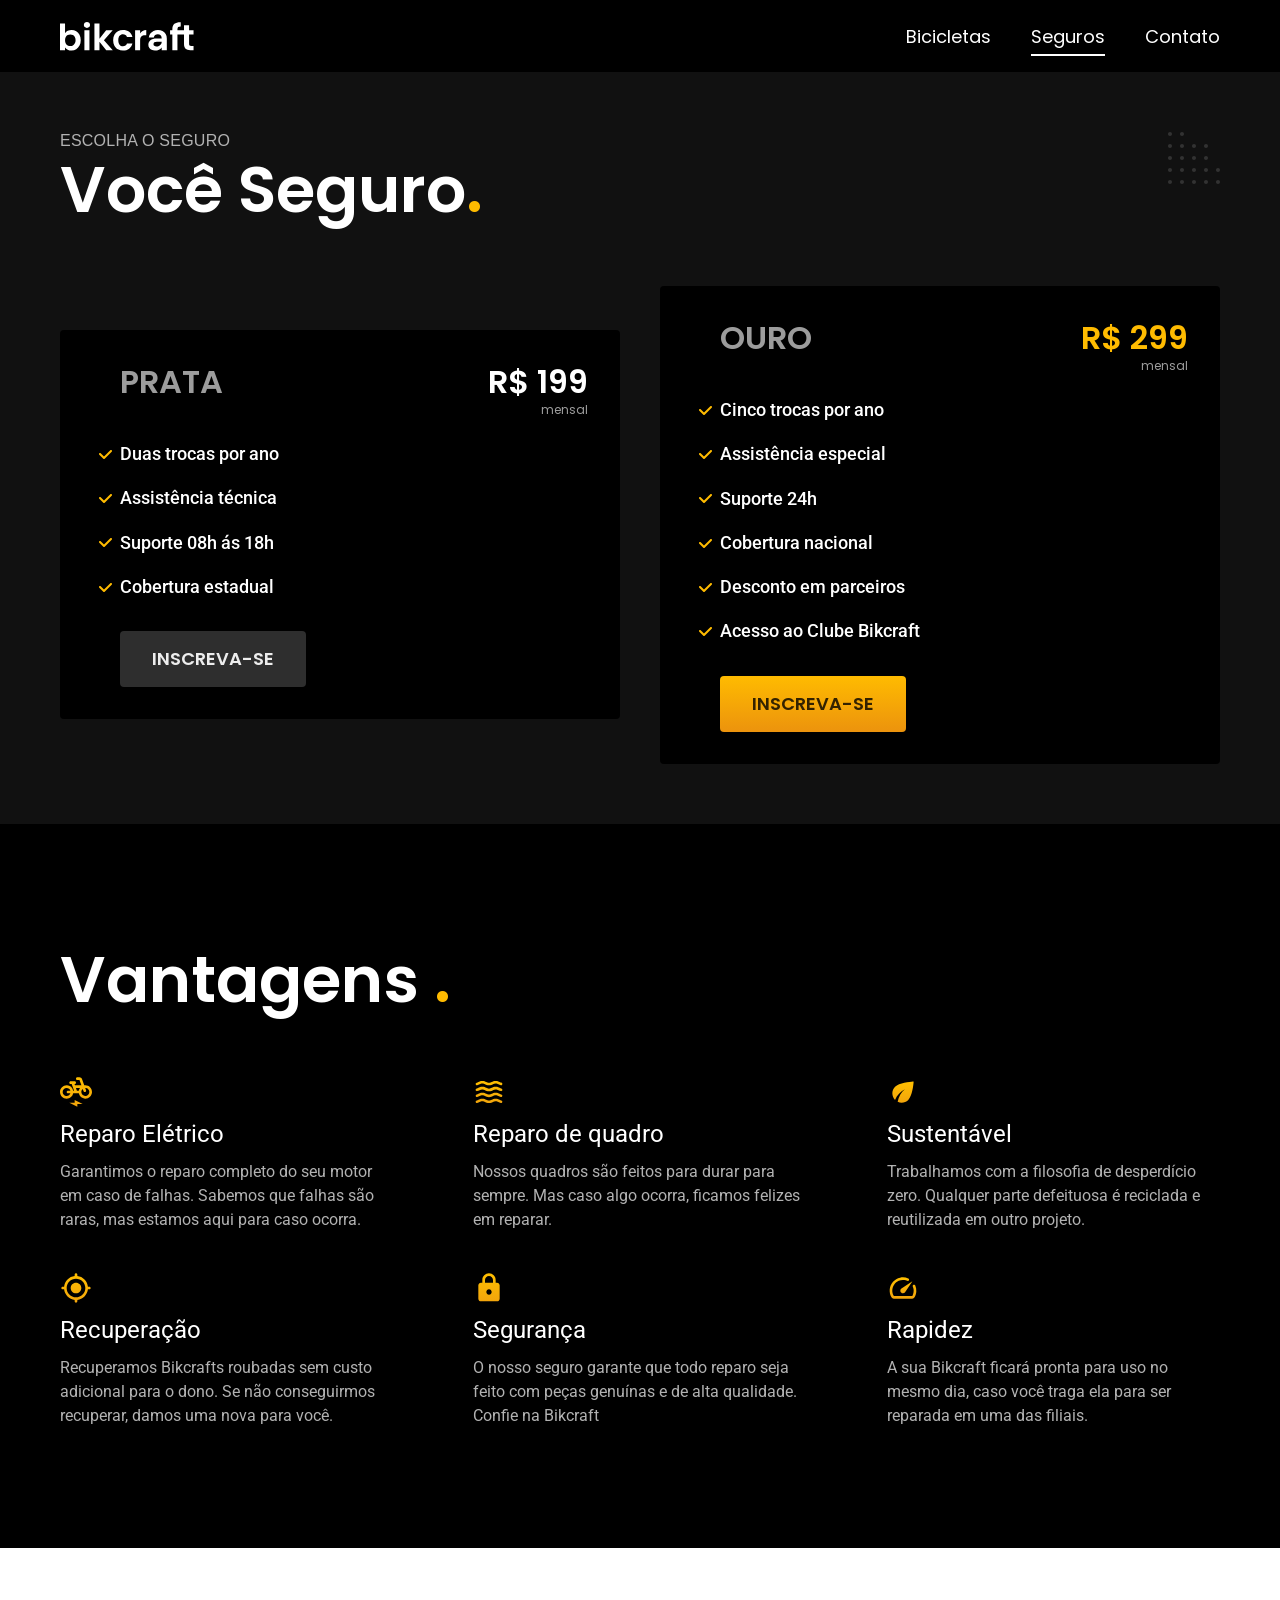
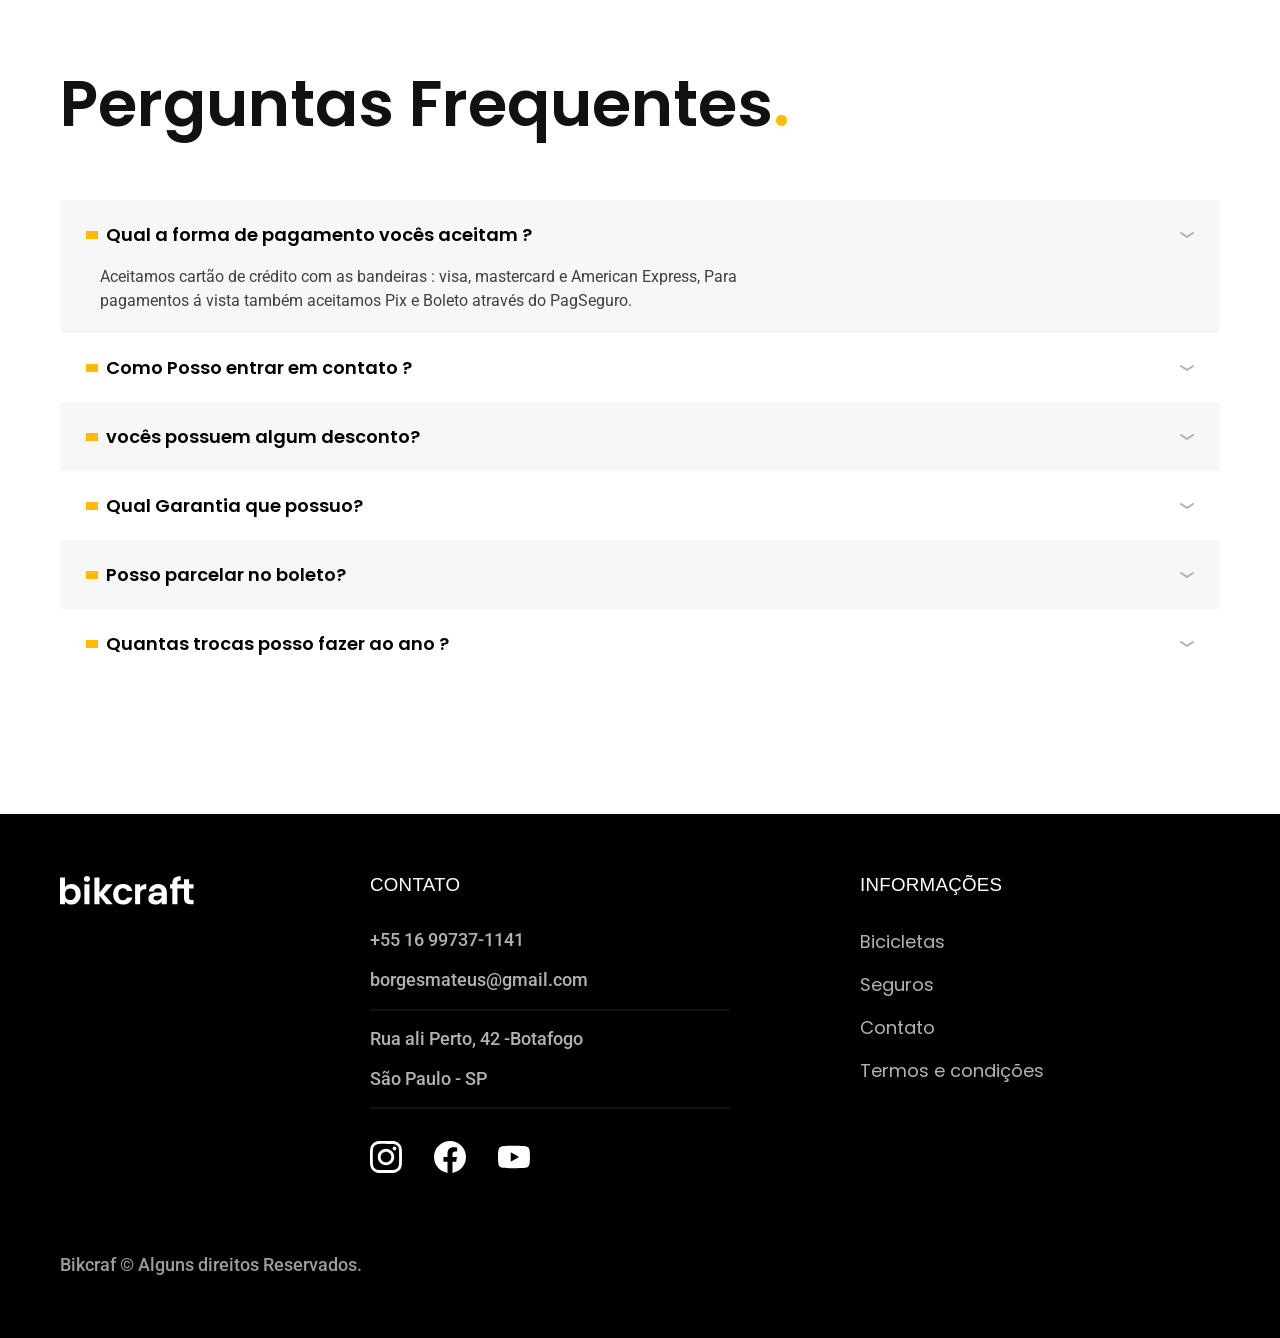
<file: seguros.html>
<!DOCTYPE html>
<html lang="pt-br">

<head>
  <meta charset="UTF-8">
  <meta name="viewport" content="width=device-width, initial-scale=1.0">
  <title>Seguros</title>
  <meta name="description" content="Quando iniciamos a Bikcraft queríamos apenas um produto que adoraríamos utilizar Éramos  apaixonados por pedalar e tambem fazer.">
  <link rel="preload" href="./css/style.min.css" as="style">
  <link rel="icon" href="./favicon.svg" type="image/svg+xml">
  <link rel="stylesheet" href="./css/style.min.css">
  <link rel="preconnect" href="https://fonts.googleapis.com">
  <link rel="preconnect" href="https://fonts.gstatic.com" crossorigin>
  <link rel="stylesheet" href="https://cdnjs.cloudflare.com/ajax/libs/animate.css/4.1.1/animate.min.css" />

  <link href="https://fonts.googleapis.com/css2?family=Poppins:wght@400;600&family=Roboto:wght@400;500&display=swap" rel="stylesheet">
  <script>document.documentElement.classList('js')</script>
  <script>document.documentElement.classList.add('js');</script>

  <link rel="preconnect" href="https://fonts.googleapis.com">
  <link rel="preconnect" href="https://fonts.gstatic.com" crossorigin>
  <link href="https://fonts.googleapis.com/css2?family=Poppins:wght@400;600&family=Roboto:wght@400;500&display=swap" rel="stylesheet">

</head>

<body id="seguros">
  <header class="header">
    <div class="container-principal container">
      <a href="./"> <img src="./img/bikcraft.svg" alt="marca"></a>

      <nav aria-label="primaria">
        <ul class="header-menu font-1-m cor-0">
          <li><a href="./bicicletas.html">Bicicletas</a></li>
          <li><a href="./seguros.html">Seguros</a></li>
          <li><a href="./contato.html">Contato</a></li>
        </ul>
      </nav>
    </div>
  </header>
  <main class="seguros-bg">
    <div class="titulo-bg">
      <div class="titulo container">
        <p class="font-2-l-b cor-5">Escolha o Seguro</p>
        <h1 class="font-1-xxl cor-0">Você Seguro<span class="cor-p1">.</span></h1>
      </div>
    </div>
    <div class="seguros container">
      <div class="seguros-item animate__animated animate__backInLeft">
        <h3 class="font-1-xl cor-6 ">PRATA</h3>
        <span class="font-1-xl cor-0">R$ 199 <span class="font-1-xs cor-6">mensal</span></span>
        <ul class="font-2-m cor-0">
          <li>Duas trocas por ano</li>
          <li>Assistência técnica</li>
          <li>Suporte 08h ás 18h</li>
          <li>Cobertura estadual</li>
        </ul>
        <a class="botao secundario" href="./orcamento.html?tipo=seguro&produto=prata">Inscreva-se</a>
      </div>

      <div class="seguros-item animate__animated animate__backInRight">
        <h3 class="font-1-xl cor-6">OURO</h3>
        <span class="font-1-xl cor-p1">R$ 299 <span class="font-1-xs cor-6">mensal</span></span>
        <ul class="font-2-m cor-0">
          <li>Cinco trocas por ano</li>
          <li>Assistência especial </li>
          <li>Suporte 24h</li>
          <li> Cobertura nacional</li>
          <li>Desconto em parceiros</li>
          <li> Acesso ao Clube Bikcraft</li>
        </ul>
        <a class="botao" href="./orcamento.html?tipo=seguro&produto=ouro">Inscreva-se</a>
      </div>
    </div>
  </main>

  <article class="vantagens-bg">
    <div class="vantagens container">
      <h2 class="font-1-xxl cor-0">Vantagens <span class="cor-p1">.</span></h2>
      <ul>
        <li>
          <img src="./img/icones/eletrica.svg" alt="">
          <h3 class="font-1-l cor-0">Reparo Elétrico</h3>
          <p class="font-2-s cor-5">Garantimos o reparo completo do seu motor em caso de falhas. Sabemos que falhas são raras, mas estamos aqui para caso ocorra.
          </p>
        </li>

        <li>
          <img src="./img/icones/carbono.svg" alt="">
          <h3 class="font-1-l cor-0">Reparo de quadro</h3>
          <p class="font-2-s cor-5">Nossos quadros são feitos para durar para sempre. Mas caso algo ocorra, ficamos felizes em reparar.
          </p>
        </li>

        <li>
          <img src="./img/icones/sustentavel.svg" alt="">
          <h3 class="font-1-l cor-0">Sustentável</h3>
          <p class="font-2-s cor-5"> Trabalhamos com a filosofia de desperdício zero. Qualquer parte defeituosa é reciclada e reutilizada em outro projeto.

          </p>
        </li>

        <li>
          <img src="./img/icones/rastreador.svg" alt="">
          <h3 class="font-1-l cor-0">Recuperação</h3>
          <p class="font-2-s cor-5"> Recuperamos Bikcrafts roubadas sem custo adicional para o dono. Se não conseguirmos recuperar, damos uma nova para você.

          </p>
        </li>

        <li>
          <img src="./img/icones/seguro.svg" alt="">
          <h3 class="font-1-l cor-0">Segurança</h3>
          <p class="font-2-s cor-5"> O nosso seguro garante que todo reparo seja feito com peças genuínas e de alta qualidade. Confie na Bikcraft
          </p>
        </li>

        <li>
          <img src="./img/icones/velocidade.svg" alt="">
          <h3 class="font-1-l cor-0">Rapidez</h3>
          <p class="font-2-s cor-5">A sua Bikcraft ficará pronta para uso no mesmo dia, caso você traga ela para ser reparada em uma das filiais.
          </p>
        </li>
      </ul>
    </div>
  </article>

  <article class="perguntas container">
    <h2 class="font-1-xxl">Perguntas Frequentes<span class="cor-p1">.</span></h2>

    <dl>
      <div>
        <dt><button class="font-1-m-b" aria-expanded="true" aria-controls="pergunta1">Qual a forma de pagamento vocês aceitam ?</button></button></dt>
        <dd id="pergunta1" class="font-2-s cor-9 ativa">Aceitamos cartão de crédito com as bandeiras : visa, mastercard e American Express, Para pagamentos á vista também aceitamos Pix e Boleto através do PagSeguro.</dd>
      </div>

      <div>
        <dt><button class="font-1-m-b" aria-expanded="true" aria-controls="pergunta2">Como Posso entrar em contato ?</button></dt>
        <dd id="pergunta2" class="font-2-s cor-9">Aceitamos cartão de crédito com as bandeiras : visa, mastercard e American Express, Para pagamentos á vista também aceitamos Pix e Boleto através do PagSeguro.</dd>
      </div>
      <div>
        <dt><button class="font-1-m-b" aria-expanded="true" aria-controls="pergunta3">vocês possuem algum desconto?</button></dt>
        <dd id="pergunta3" class="font-2-s cor-9">Aceitamos cartão de crédito com as bandeiras : visa, mastercard e American Express, Para pagamentos á vista também aceitamos Pix e Boleto através do PagSeguro.</dd>
      </div>
      <div>
        <dt><button class="font-1-m-b" aria-expanded="true" aria-controls="pergunta4">Qual Garantia que possuo?</button></dt>
        <dd id="pergunta4" class="font-2-s cor-9">Aceitamos cartão de crédito com as bandeiras : visa, mastercard e American Express, Para pagamentos á vista também aceitamos Pix e Boleto através do PagSeguro.</dd>
      </div>
      <div>
        <dt><button class="font-1-m-b" aria-expanded="true" aria-controls="pergunta5">Posso parcelar no boleto?</button></dt>
        <dd id="pergunta5" class="font-2-s cor-9">Aceitamos cartão de crédito com as bandeiras : visa, mastercard e American Express, Para pagamentos á vista também aceitamos Pix e Boleto através do PagSeguro.</dd>
      </div>

      <div>
        <dt><button class="font-1-m-b" aria-expanded="true" aria-controls="pergunta6">Quantas trocas posso fazer ao ano ?</button></dt>
        <dd id="pergunta6" class="font-2-s cor-9">Aceitamos cartão de crédito com as bandeiras : visa, mastercard e American Express, Para pagamentos á vista também aceitamos Pix e Boleto através do PagSeguro.</dd>
      </div>
    </dl>
  </article>

  <footer class="footer-bg">
    <div class=" footer container">
      <img src="./img/bikcraft.svg" alt="Bikcraft">
      <div class="footer-contato">
        <h3 class="font-2-l-b cor-0">Contato</h3>
        <ul class="font-2-m cor-5 ">
          <li><a href="tel:+5516997371141">+55 16 99737-1141</a></li>
          <li><a href="mailto:borgesmateus@gmail.com">borgesmateus@gmail.com</a></li>
          <li>Rua ali Perto, 42 -Botafogo</li>
          <li>São Paulo - SP</li>
        </ul>
        <div class="footer-redes">
          <a href="./">
            <img src="./img/redes/instagram.svg" alt="instagram">
          </a>

          <a href="./">
            <img src="./img/redes/facebook.svg" alt="facebook">
          </a>

          <a href="./">
            <img src="./img/redes/youtube.svg" alt="youtube">
          </a>
        </div>
      </div>

      <div class="footer-informacoes">
        <h3 class="font-2-l-b cor-0">Informações</h3>
        <nav>
          <ul class="font-1-m cor-5">
            <li><a href="./bicicletas.html">Bicicletas</a></li>
            <li><a href="./seguros.html">Seguros</a></li>
            <li><a href="./contato.html">Contato</a></li>
            <li><a href="./termos.html">Termos e condições</a></li>
          </ul>
        </nav>
      </div>
      <p class=" footer-copy font-2-m cor-6">Bikcraf &copy; Alguns direitos Reservados.</p>
    </div>
  </footer>

  <script src="./js/plugins/simple-anime.js"></script>
  <script src="./js/script.js"></script>
</body>

</html>
</file>
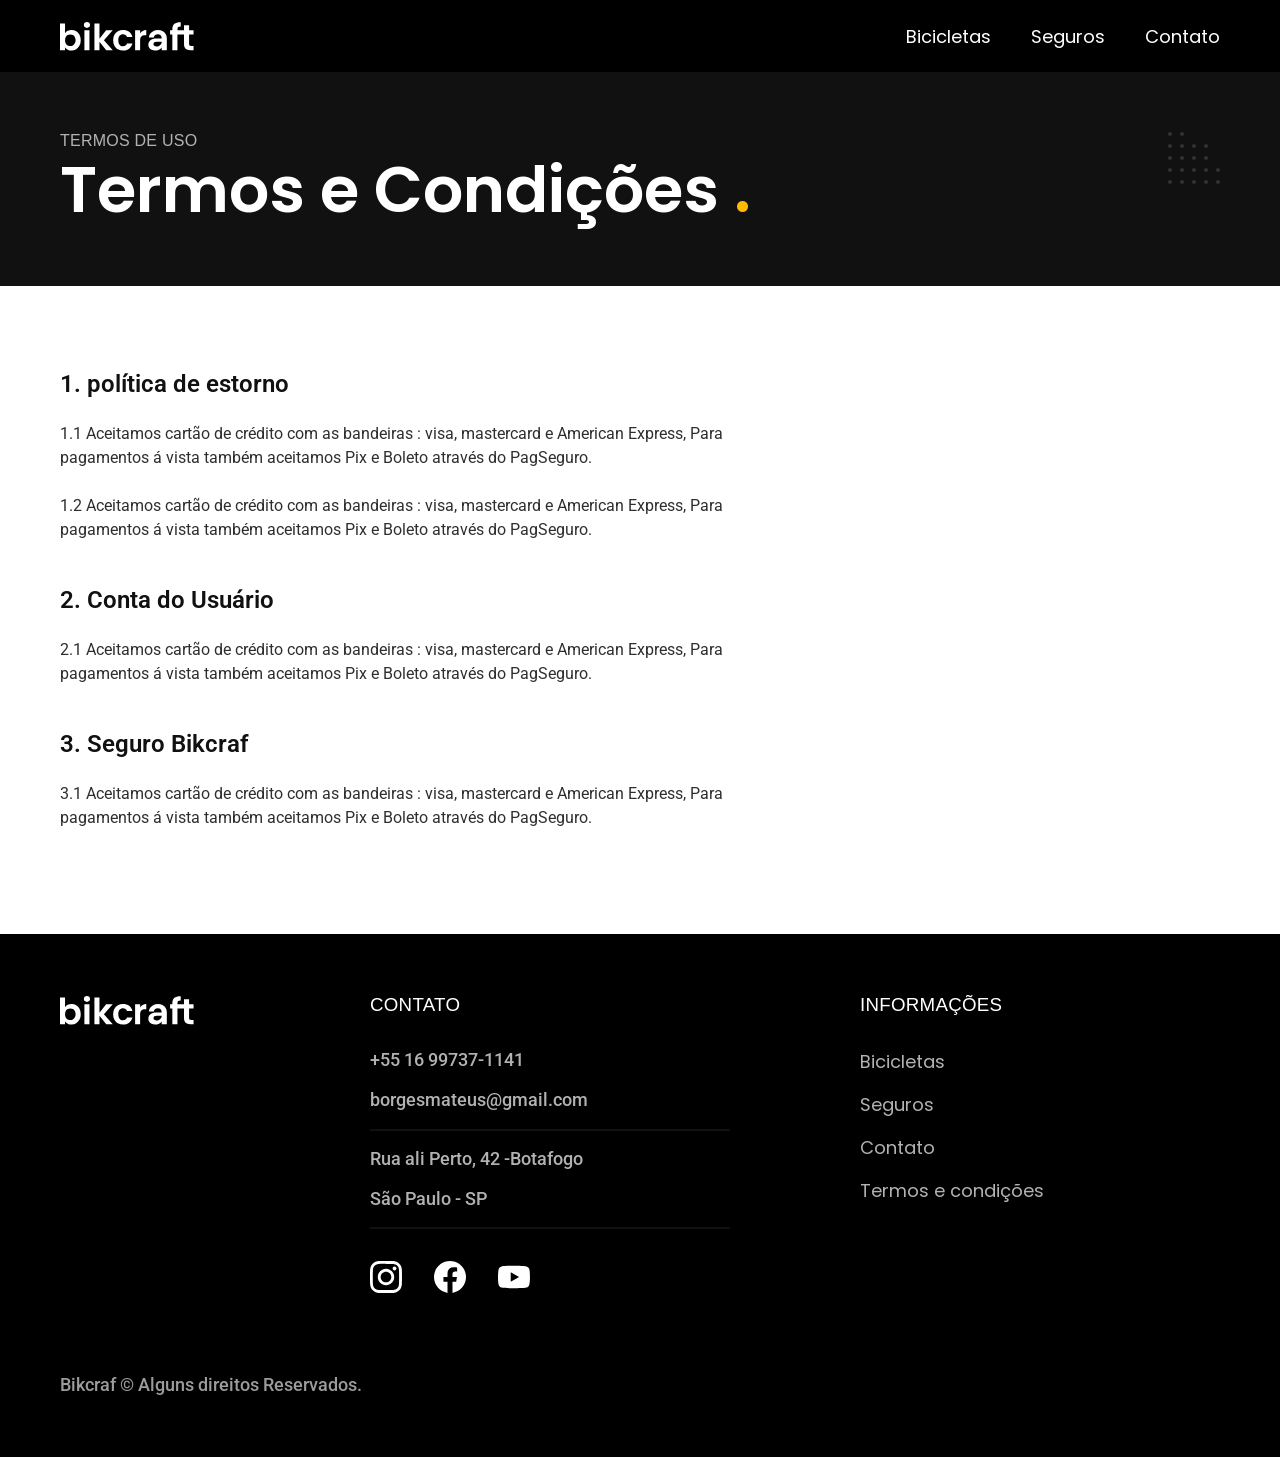
<file: termos.html>
<!DOCTYPE html>
<html lang="pt-br">

<head>
  <meta charset="UTF-8">
  <meta name="viewport" content="width=device-width, initial-scale=1.0">
  <title>Termos e Condições | Bikcraft</title>
  <meta name="description" content="Quando iniciamos a Bikcraft queríamos apenas um produto que adoraríamos utilizar Éramos  apaixonados por pedalar e tambem fazer.">
  <link rel="preload" href="./css/style.min.css" as="style">
  <link rel="icon" href="./favicon.svg" type="image/svg+xml">
  <link rel="stylesheet" href="./css/style.min.css">
  <link rel="preconnect" href="https://fonts.googleapis.com">
  <link rel="preconnect" href="https://fonts.gstatic.com" crossorigin>
  <link href="https://fonts.googleapis.com/css2?family=Poppins:wght@400;600&family=Roboto:wght@400;500&display=swap" rel="stylesheet">
  <script>document.documentElement.classList('js')</script>
  <script>document.documentElement.classList.add('js');</script>

  <link rel="preconnect" href="https://fonts.googleapis.com">
  <link rel="preconnect" href="https://fonts.gstatic.com" crossorigin>
  <link href="https://fonts.googleapis.com/css2?family=Poppins:wght@400;600&family=Roboto:wght@400;500&display=swap" rel="stylesheet">

</head>

<body id="termos">
  <header class="header">
    <div class="container-principal container">
      <a href="./"> <img src="./img/bikcraft.svg" alt="marca"></a>

      <nav aria-label="primaria">
        <ul class="header-menu font-1-m cor-0">
          <li><a href="./bicicletas.html">Bicicletas</a></li>
          <li><a href="./seguros.html">Seguros</a></li>
          <li><a href="./contato.html">Contato</a></li>
        </ul>
      </nav>
    </div>
  </header>
  <main>
    <div class="titulo-bg">
      <div class="titulo container">
        <p class="font-2-l-b cor-5">Termos de uso</p>
        <h1 class="font-1-xxl cor-0">Termos e Condições <span class="cor-p1">.</span></h1>
      </div>
    </div>

    <div class="termos container font-2-s cor-10">
      <h2 class="font-1-l cor-11"> 1. política de estorno </h2>
      <p>1.1 Aceitamos cartão de crédito com as bandeiras : visa, mastercard e American Express, Para pagamentos á vista também aceitamos Pix e Boleto através do PagSeguro.
      </p>

      <p>1.2 Aceitamos cartão de crédito com as bandeiras : visa, mastercard e American Express, Para pagamentos á vista também aceitamos Pix e Boleto através do PagSeguro.
      </p>


      <h2 class="font-1-l cor-11"> 2. Conta do Usuário </h2>
      <p>2.1 Aceitamos cartão de crédito com as bandeiras : visa, mastercard e American Express, Para pagamentos á vista também aceitamos Pix e Boleto através do PagSeguro.
      </p>


      <h2 class="font-1-l cor-11"> 3. Seguro Bikcraf </h2>
      <p>3.1 Aceitamos cartão de crédito com as bandeiras : visa, mastercard e American Express, Para pagamentos á vista também aceitamos Pix e Boleto através do PagSeguro.
      </p>


    </div>
  </main>
  <footer class="footer-bg">
    <div class=" footer container">
      <img src="./img/bikcraft.svg" alt="Bikcraft">
      <div class="footer-contato">
        <h3 class="font-2-l-b cor-0">Contato</h3>
        <ul class="font-2-m cor-5 ">
          <li><a href="tel:+5516997371141">+55 16 99737-1141</a></li>
          <li><a href="mailto:borgesmateus@gmail.com">borgesmateus@gmail.com</a></li>
          <li>Rua ali Perto, 42 -Botafogo</li>
          <li>São Paulo - SP</li>
        </ul>
        <div class="footer-redes">
          <a href="./">
            <img src="./img/redes/instagram.svg" alt="instagram">
          </a>

          <a href="./">
            <img src="./img/redes/facebook.svg" alt="facebook">
          </a>

          <a href="./">
            <img src="./img/redes/youtube.svg" alt="youtube">
          </a>
        </div>
      </div>

      <div class="footer-informacoes">
        <h3 class="font-2-l-b cor-0">Informações</h3>
        <nav>
          <ul class="font-1-m cor-5">
            <li><a href="./bicicletas.html">Bicicletas</a></li>
            <li><a href="./seguros.html">Seguros</a></li>
            <li><a href="./contato.html">Contato</a></li>
            <li><a href="./termos.html">Termos e condições</a></li>
          </ul>
        </nav>
      </div>
      <p class=" footer-copy font-2-m cor-6">Bikcraf &copy; Alguns direitos Reservados.</p>
    </div>
  </footer>

  <script src="./js/script.js"></script>
</body>

</html>
</file>
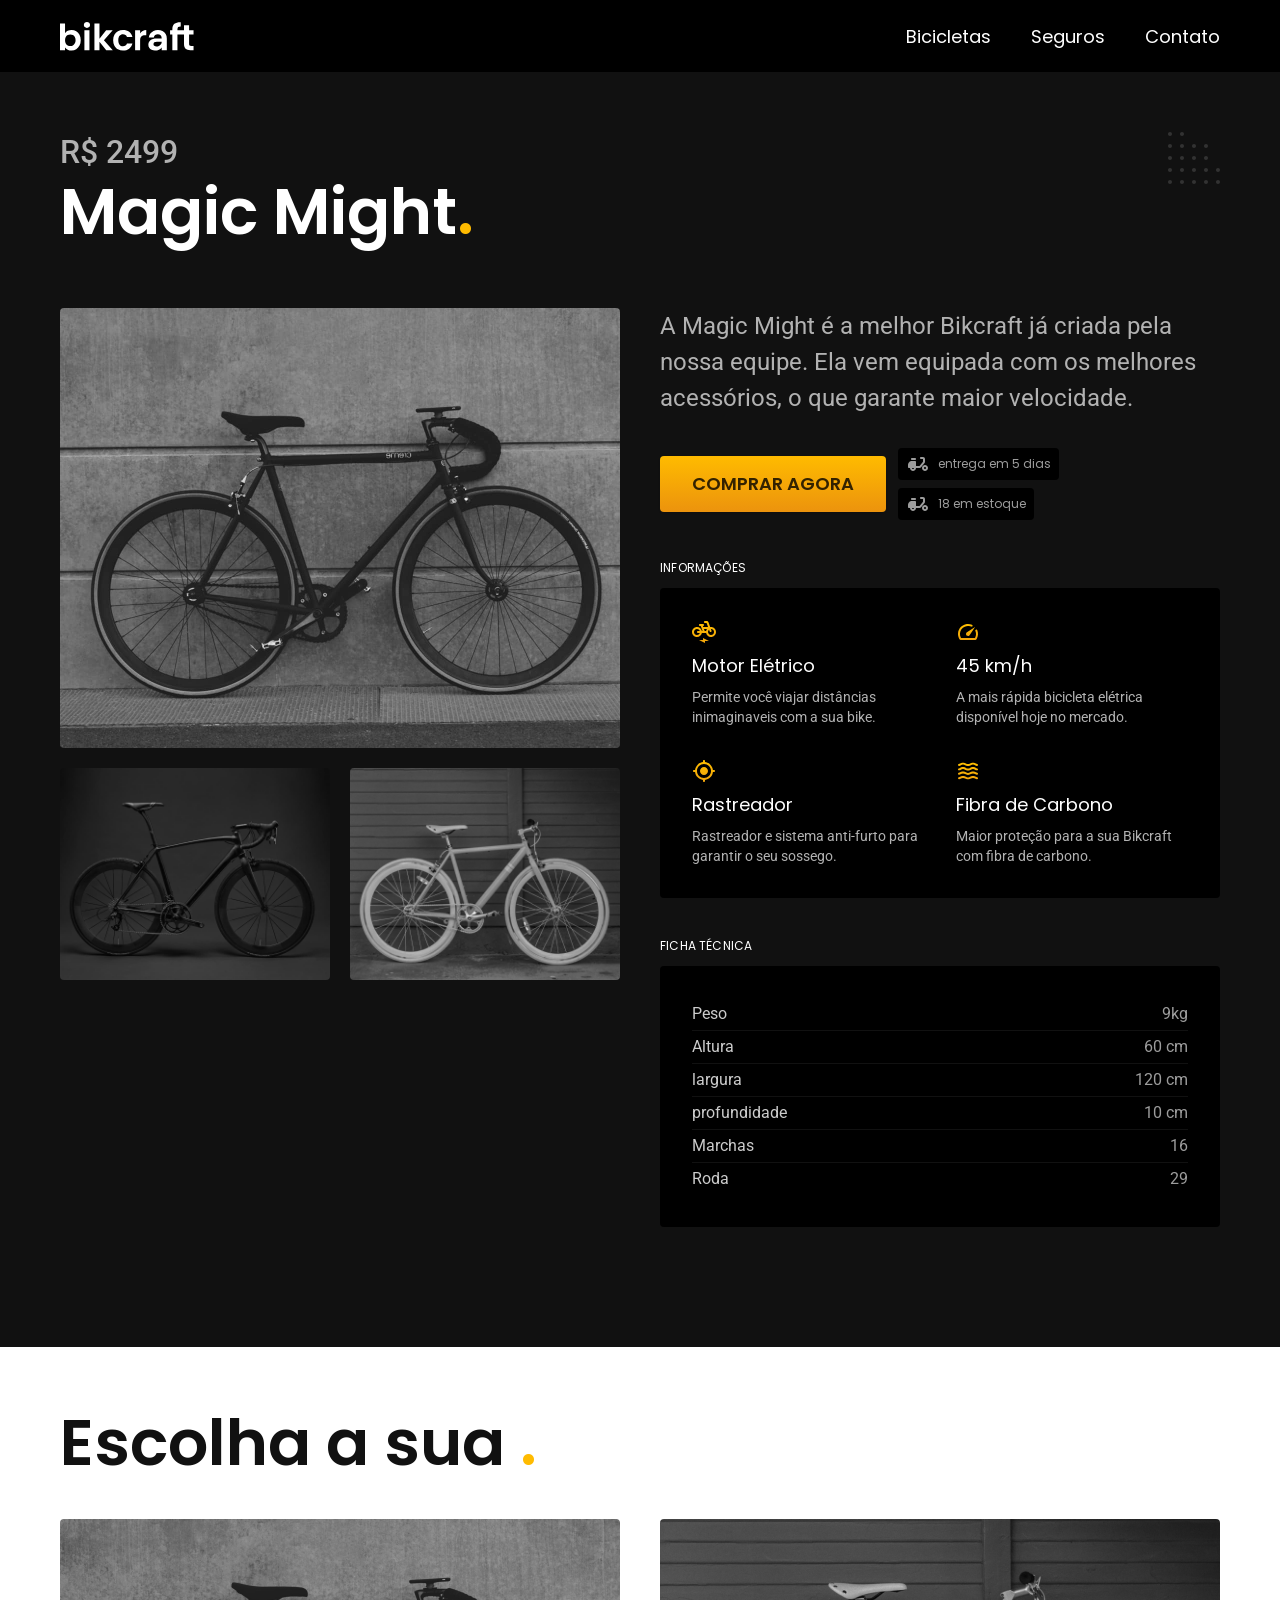
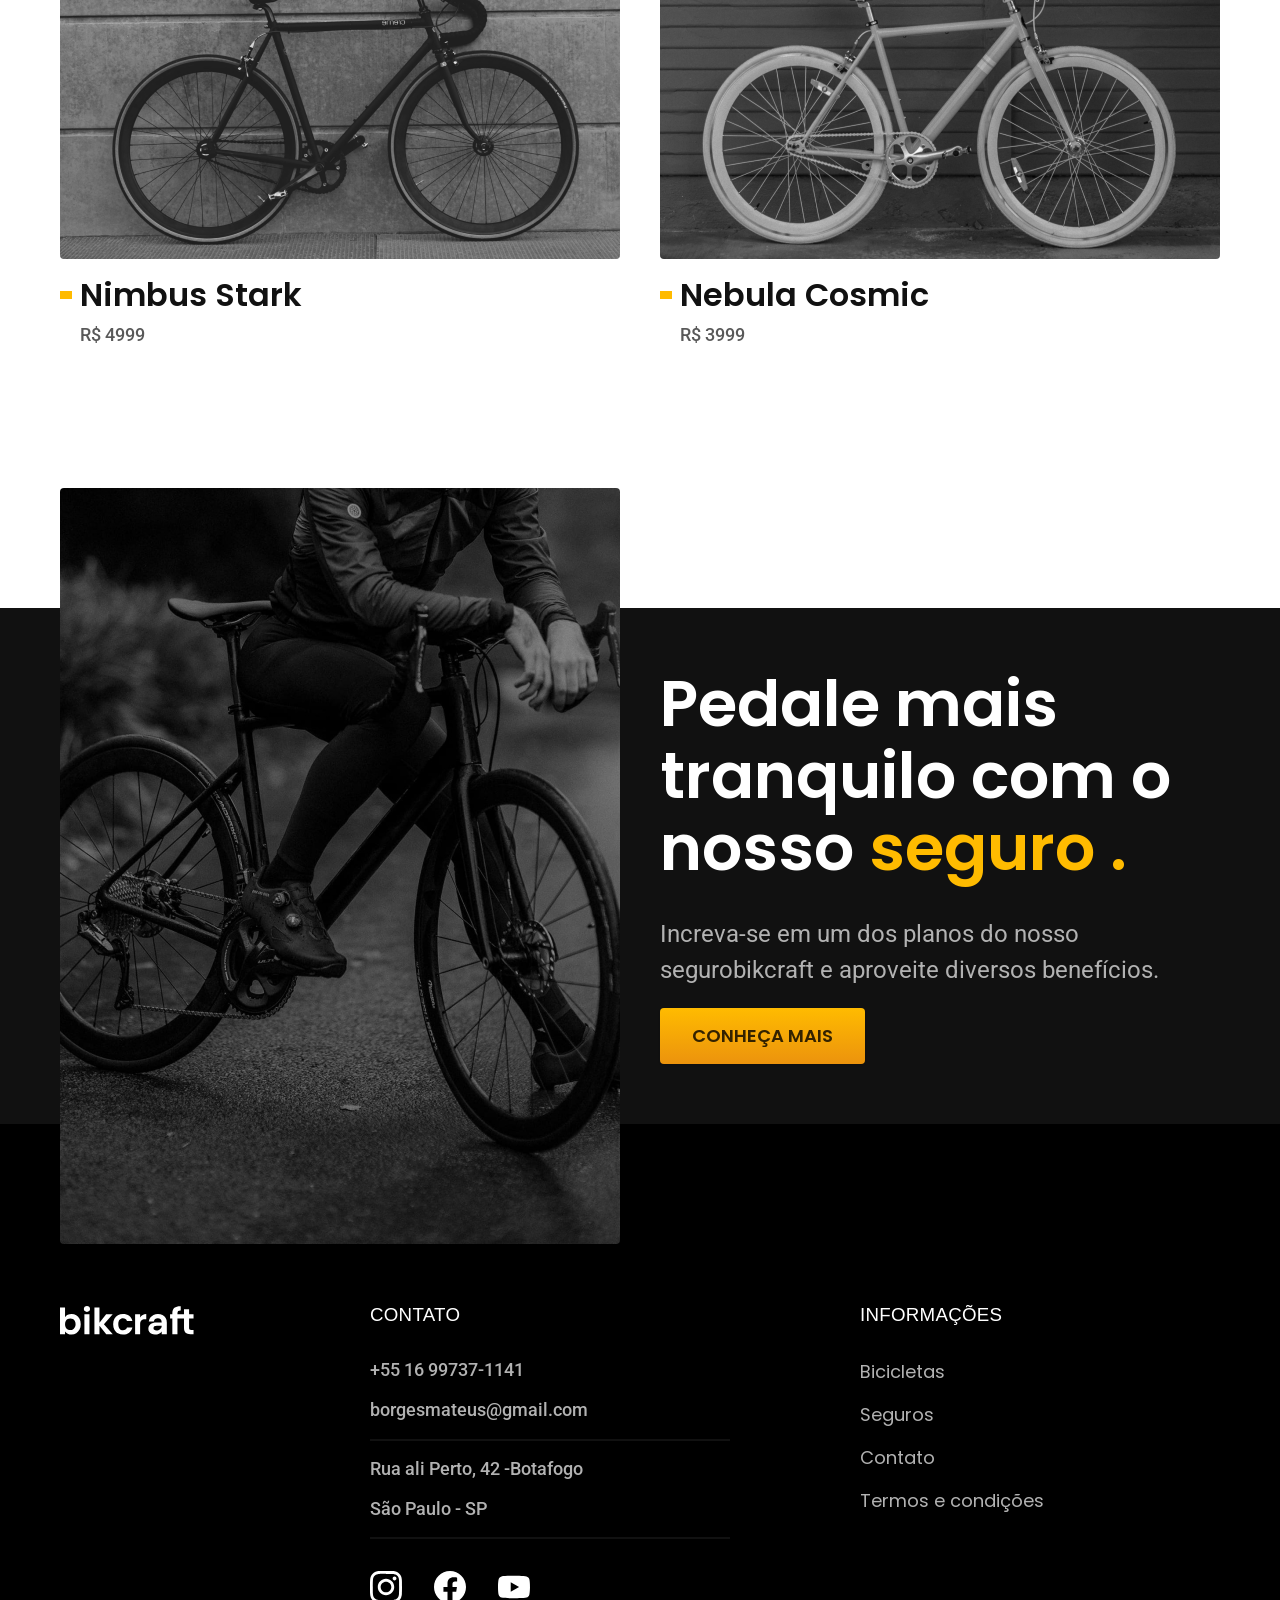
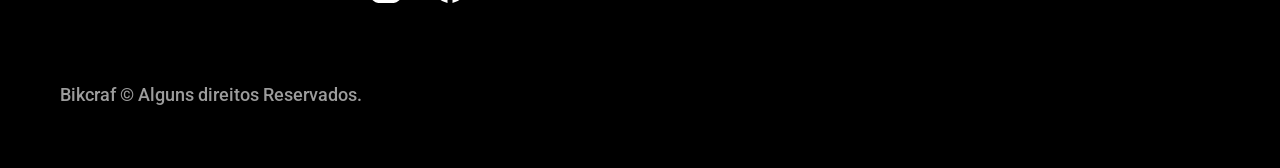
<file: bicicletas/magic.html>
<!DOCTYPE html>
<html lang="pt-br">

<head>
  <meta charset="UTF-8">
  <meta name="viewport" content="width=device-width, initial-scale=1.0">
  <title> Magic | Bikcraft</title>
  <meta name="description" content="Quando iniciamos a Bikcraft queríamos apenas um produto que adoraríamos utilizar Éramos  apaixonados por pedalar e tambem fazer.">
  <link rel="stylesheet" href="../css/style.min.css">
  <link rel="icon" href="../favicon.svg" type="image/svg+xml">
  <link rel="preconnect" href="https://fonts.googleapis.com">
  <link rel="preconnect" href="https://fonts.gstatic.com" crossorigin>
  <link href="https://fonts.googleapis.com/css2?family=Poppins:wght@400;600&family=Roboto:wght@400;500&display=swap" rel="stylesheet">
  <script>document.documentElement.classList('js')</script>
  <script>document.documentElement.classList.add('js');</script>

  <link rel="preconnect" href="https://fonts.googleapis.com">
  <link rel="preconnect" href="https://fonts.gstatic.com" crossorigin>
  <link href="https://fonts.googleapis.com/css2?family=Poppins:wght@400;600&family=Roboto:wght@400;500&display=swap" rel="stylesheet">

</head>

<body id="bicicleta">
  <header class="header">
    <div class="container-principal container">
      <a href="../"> <img src="../img/bikcraft.svg" alt="marca"></a>

      <nav aria-label="primaria">
        <ul class="header-menu font-1-m cor-0">
          <li><a href="../bicicletas.html">Bicicletas</a></li>
          <li><a href="../seguros.html">Seguros</a></li>
          <li><a href="../contato.html">Contato</a></li>
        </ul>
      </nav>
    </div>
  </header>

  <main class="titulo-bg">
    <div>
      <div class="titulo container">
        <p class="font-2-xl cor-5">R$ 2499</p>
        <h1 class="font-1-xxl cor-0">Magic Might<span class="cor-p1">.</span></h1>
      </div>
    </div>
    <div class="bicicleta container">
      <div class="bicicleta-imagens">
        <img src="../img/bicicleta/nimbus2.jpg" alt="">
        <img src="../img/bicicleta/nimbus1.jpg" alt="">
        <img src="../img/bicicleta/nimbus3.jpg" alt="">
      </div>
      <div class="bicicletas-conteudo">
        <p class="font-2-l cor-5">A Magic Might é a melhor Bikcraft já criada pela nossa equipe. Ela vem equipada com os melhores acessórios, o que garante maior velocidade.
        </p>
        <div class="bicicleta-comprar">
          <a class="botao" href="../orcamento.html?tipo=bikcraft&produto=magic">Comprar Agora</a>
          <span class="font-1-xs cor-6"> <img src="../img/icones/entrega.svg" alt=""> entrega em 5 dias </span>

          <span class="font-1-xs cor-6"> <img src="../img/icones/entrega.svg" alt=""> 18 em estoque</span>
        </div>
        <h2 class="font-1-xs cor-0">Informações</h2>
        <ul class="bicicleta-informacoes">
          <li>
            <img src="../img/icones/eletrica.svg" alt="">
            <h3 class="font-1-m cor-0">Motor Elétrico</h3>
            <p class="font-2-xs cor-5">Permite você viajar distâncias inimaginaveis com a sua bike.
            </p>
          </li>
          <li>
            <img src="../img/icones/velocidade.svg" alt="">
            <h3 class="font-1-m cor-0">45 km/h</h3>
            <p class="font-2-xs cor-5"> A mais rápida bicicleta elétrica disponível hoje no mercado.

            </p>
          </li>
          <li>
            <img src="../img/icones/rastreador.svg" alt="">
            <h3 class="font-1-m cor-0">Rastreador</h3>
            <p class="font-2-xs cor-5">Rastreador e sistema anti-furto para garantir o seu sossego.
            </p>
          </li>
          <li>
            <img src="../img/icones/carbono.svg" alt="">
            <h3 class="font-1-m cor-0">Fibra de Carbono</h3>
            <p class="font-2-xs cor-5"> Maior proteção para a sua Bikcraft com fibra de carbono.

            </p>
          </li>
        </ul>

        <h2 class="font-1-xs cor-0">ficha Técnica</h2>
        <ul class="bicicleta-ficha font-2-s cor-4">
          <li>Peso<span>9kg</span></li>
          <li>Altura<span>60 cm</span></li>
          <li>largura<span>120 cm</span></li>
          <li>profundidade<span>10 cm</span></li>
          <li>Marchas<span>16 </span></li>
          <li>Roda<span>29</span></li>
        </ul>
      </div>
  </main>


  <article class="bicicletas-lista container">
    <h2 class="font-1-xxl ">Escolha a sua <span class="cor-p1">.</span></h2>

    <ul>
      <li>
        <a href="./nimbus.html">
          <img src="../img/bicicletas/magic.jpg" alt="bicicleta-preta">
          <h3 class="font-1-xl">Nimbus Stark</h3>
          <span class="font-2-m cor-8">R$ 4999 </span>
        </a>
      </li>


      <li>
        <a href="./nebula.html">
          <img src="../img/bicicletas/nebula.jpg" alt="bicicleta-preta">
          <h3 class="font-1-xl">Nebula Cosmic</h3>
          <span class="font-2-m cor-8">R$ 3999 </span>
        </a>
      </li>
    </ul>
  </article>

  <article class="seguro-bg">
    <div class="seguro container">
      <div class="seguro-imagem">
        <img src="../img/fotos/seguros.jpg" alt="pessoa parada em cima de uma bicicleta">
      </div>
      <div class="seguro-conteudo">
        <h2 class="font-1-xxl cor-0">Pedale mais tranquilo com o nosso<span class="cor-p1"> seguro .</span></h2>
        <p class="font-2-l cor-5">Increva-se em um dos planos do nosso segurobikcraft e aproveite diversos benefícios.</p>
        <a class="botao" href="../seguros.html">Conheça mais</a>
      </div>
    </div>
  </article>

  <footer class="footer-bg">
    <div class=" footer container">
      <img src="../img/bikcraft.svg" alt="Bikcraft">
      <div class="footer-contato">
        <h3 class="font-2-l-b cor-0">Contato</h3>
        <ul class="font-2-m cor-5 ">
          <li><a href="tel:+5516997371141">+55 16 99737-1141</a></li>
          <li><a href="mailto:borgesmateus@gmail.com">borgesmateus@gmail.com</a></li>
          <li>Rua ali Perto, 42 -Botafogo</li>
          <li>São Paulo - SP</li>
        </ul>
        <div class="footer-redes">
          <a href="../">
            <img src="../img/redes/instagram.svg" alt="instagram">
          </a>

          <a href="../">
            <img src="../img/redes/facebook.svg" alt="facebook">
          </a>

          <a href="../">
            <img src="../img/redes/youtube.svg" alt="youtube">
          </a>
        </div>
      </div>

      <div class="footer-informacoes">
        <h3 class="font-2-l-b cor-0">Informações</h3>
        <nav>
          <ul class="font-1-m cor-5">
            <li><a href="../bicicletas.html">Bicicletas</a></li>
            <li><a href="../seguros.html">Seguros</a></li>
            <li><a href="../contato.html">Contato</a></li>
            <li><a href="../termos.html">Termos e condições</a></li>
          </ul>
        </nav>
      </div>
      <p class=" footer-copy font-2-m cor-6">Bikcraf &copy; Alguns direitos Reservados.</p>
    </div>
  </footer>

  <script src="../js/script.js"></script>
</body>

</html>
</file>
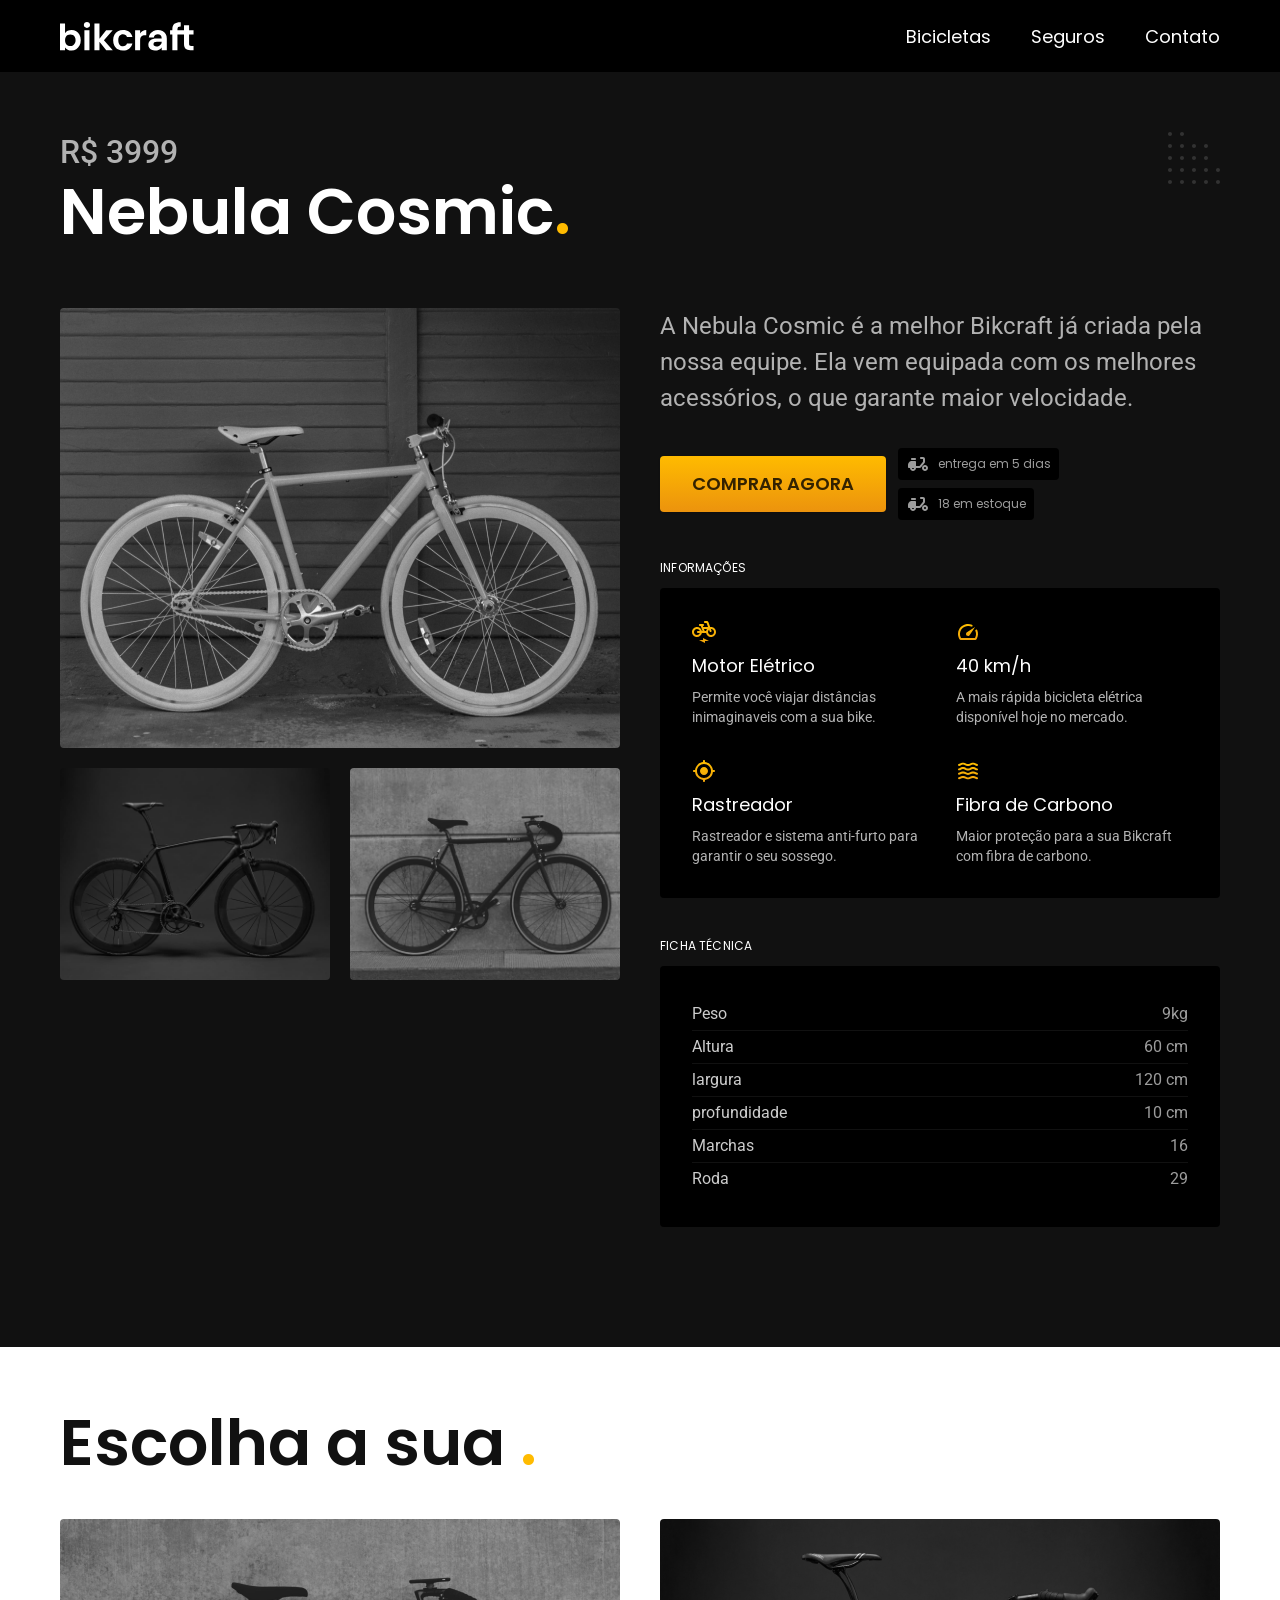
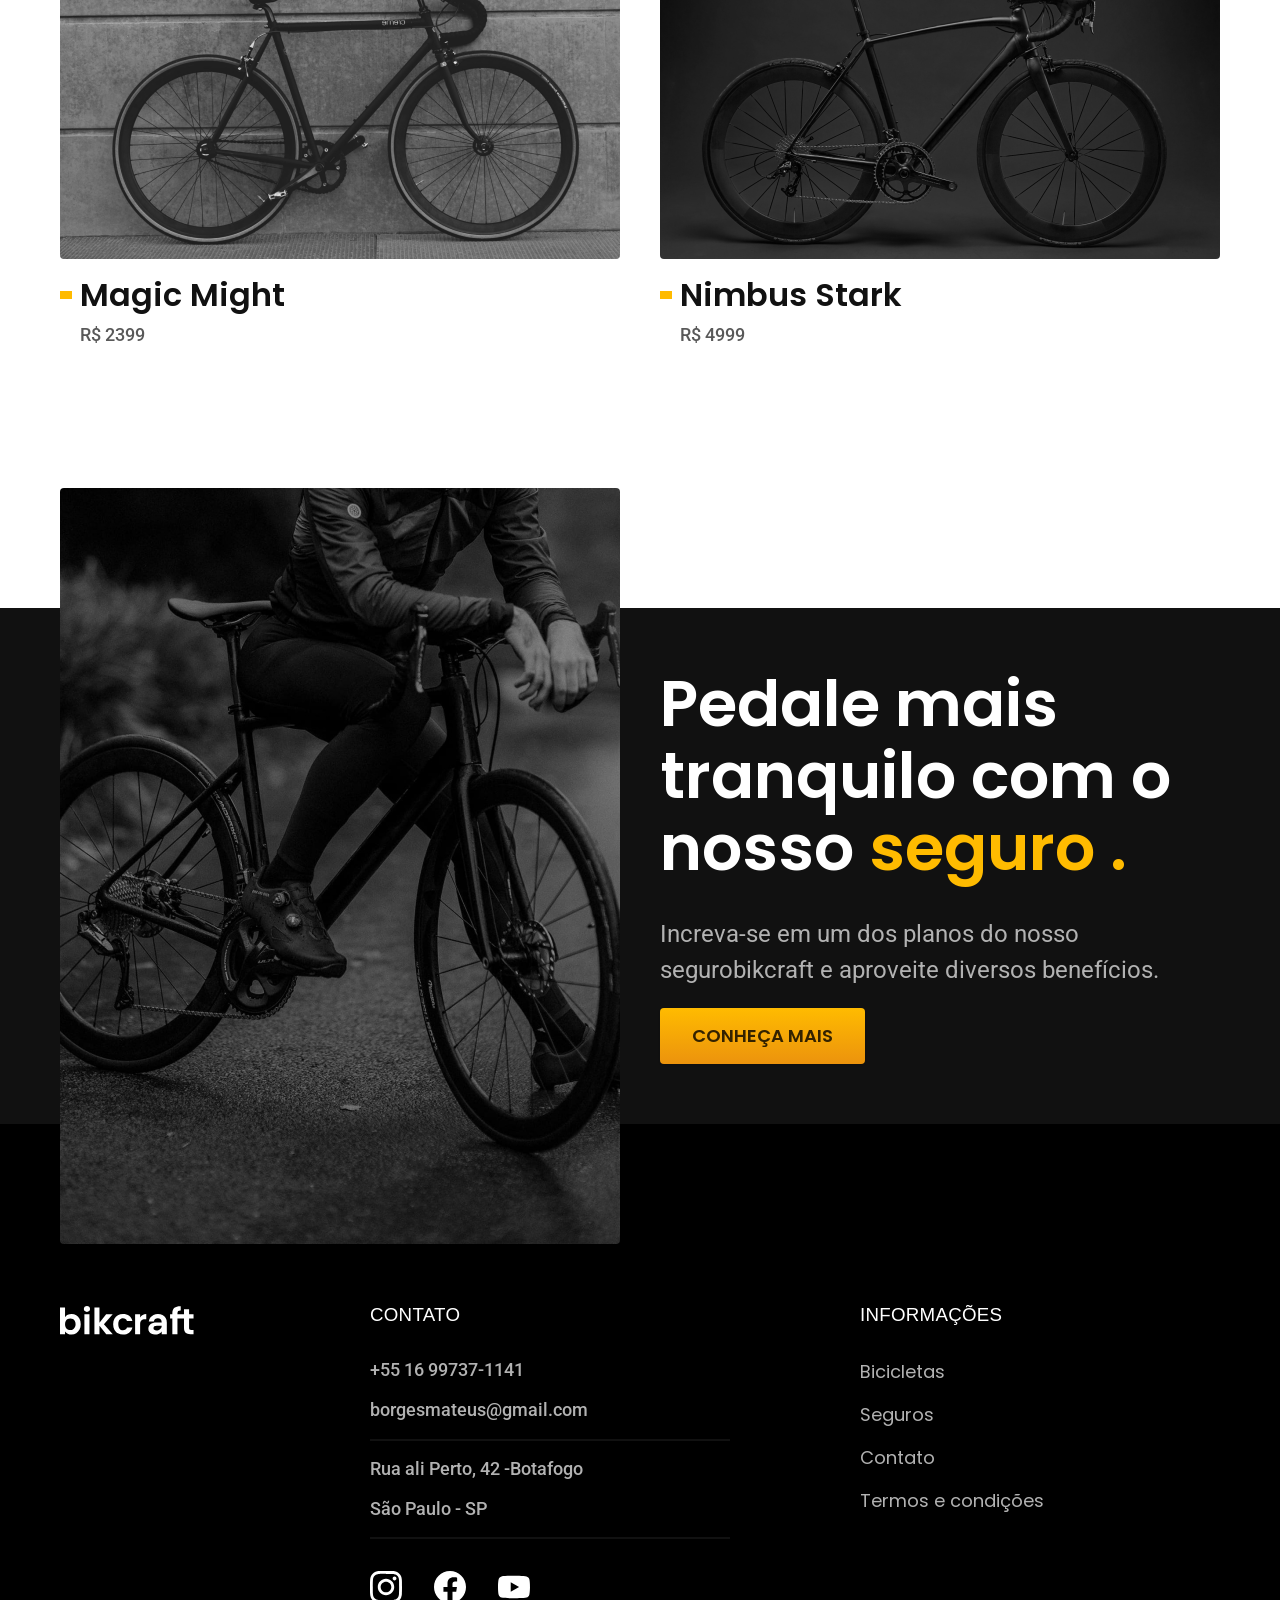
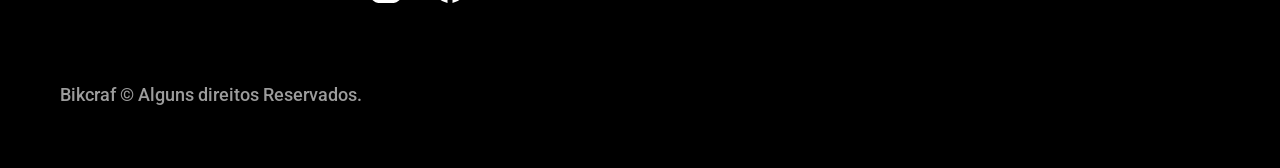
<file: bicicletas/nebula.html>
<!DOCTYPE html>
<html lang="pt-br">

<head>
  <meta charset="UTF-8">
  <meta name="viewport" content="width=device-width, initial-scale=1.0">
  <title>Nebula | Bikcraft</title>
  <meta name="description" content="Quando iniciamos a Bikcraft queríamos apenas um produto que adoraríamos utilizar Éramos  apaixonados por pedalar e tambem fazer.">
  <link rel="stylesheet" href="../css/style.min.css">
  <link rel="icon" href="../favicon.svg" type="image/svg+xml">
  <link rel="preconnect" href="https://fonts.googleapis.com">
  <link rel="preconnect" href="https://fonts.gstatic.com" crossorigin>
  <link href="https://fonts.googleapis.com/css2?family=Poppins:wght@400;600&family=Roboto:wght@400;500&display=swap" rel="stylesheet">
  <script>document.documentElement.classList('js')</script>
  <script>document.documentElement.classList.add('js');</script>

  <link rel="preconnect" href="https://fonts.googleapis.com">
  <link rel="preconnect" href="https://fonts.gstatic.com" crossorigin>
  <link href="https://fonts.googleapis.com/css2?family=Poppins:wght@400;600&family=Roboto:wght@400;500&display=swap" rel="stylesheet">

</head>

<body id="bicicleta">
  <header class="header">
    <div class="container-principal container">
      <a href="../"> <img src="../img/bikcraft.svg" alt="marca"></a>

      <nav aria-label="primaria">
        <ul class="header-menu font-1-m cor-0">
          <li><a href="../bicicletas.html">Bicicletas</a></li>
          <li><a href="../seguros.html">Seguros</a></li>
          <li><a href="../contato.html">Contato</a></li>
        </ul>
      </nav>
    </div>
  </header>

  <main class="titulo-bg">
    <div>
      <div class="titulo container">
        <p class="font-2-xl cor-5">R$ 3999</p>
        <h1 class="font-1-xxl cor-0">Nebula Cosmic<span class="cor-p1">.</span></h1>
      </div>
    </div>
    <div class="bicicleta container">
      <div class="bicicleta-imagens">
        <img src="../img/bicicleta/nimbus3.jpg" alt="">
        <img src="../img/bicicleta/nimbus1.jpg" alt="">
        <img src="../img/bicicleta/nimbus2.jpg" alt="">
      </div>
      <div class="bicicletas-conteudo">
        <p class="font-2-l cor-5">A Nebula Cosmic é a melhor Bikcraft já criada pela nossa equipe. Ela vem equipada com os melhores acessórios, o que garante maior velocidade.
        </p>
        <div class="bicicleta-comprar">
          <a class="botao" href="../orcamento.html?tipo=bikcraft&produto=nebula">Comprar Agora</a>
          <span class="font-1-xs cor-6"> <img src="../img/icones/entrega.svg" alt=""> entrega em 5 dias </span>

          <span class="font-1-xs cor-6"> <img src="../img/icones/entrega.svg" alt=""> 18 em estoque</span>
        </div>
        <h2 class="font-1-xs cor-0">Informações</h2>
        <ul class="bicicleta-informacoes">
          <li>
            <img src="../img/icones/eletrica.svg" alt="">
            <h3 class="font-1-m cor-0">Motor Elétrico</h3>
            <p class="font-2-xs cor-5">Permite você viajar distâncias inimaginaveis com a sua bike.
            </p>
          </li>
          <li>
            <img src="../img/icones/velocidade.svg" alt="">
            <h3 class="font-1-m cor-0">40 km/h</h3>
            <p class="font-2-xs cor-5"> A mais rápida bicicleta elétrica disponível hoje no mercado.

            </p>
          </li>
          <li>
            <img src="../img/icones/rastreador.svg" alt="">
            <h3 class="font-1-m cor-0">Rastreador</h3>
            <p class="font-2-xs cor-5">Rastreador e sistema anti-furto para garantir o seu sossego.
            </p>
          </li>
          <li>
            <img src="../img/icones/carbono.svg" alt="">
            <h3 class="font-1-m cor-0">Fibra de Carbono</h3>
            <p class="font-2-xs cor-5"> Maior proteção para a sua Bikcraft com fibra de carbono.

            </p>
          </li>
        </ul>

        <h2 class="font-1-xs cor-0">ficha Técnica</h2>
        <ul class="bicicleta-ficha font-2-s cor-4">
          <li>Peso<span>9kg</span></li>
          <li>Altura<span>60 cm</span></li>
          <li>largura<span>120 cm</span></li>
          <li>profundidade<span>10 cm</span></li>
          <li>Marchas<span>16 </span></li>
          <li>Roda<span>29</span></li>
        </ul>
      </div>
  </main>


  <article class="bicicletas-lista container">
    <h2 class="font-1-xxl ">Escolha a sua <span class="cor-p1">.</span></h2>

    <ul>
      <li>
        <a href="./magic.html">
          <img src="../img/bicicletas/magic.jpg" alt="bicicleta-preta">
          <h3 class="font-1-xl">Magic Might</h3>
          <span class="font-2-m cor-8">R$ 2399 </span>
        </a>
      </li>


      <li>
        <a href="./nimbus.html">
          <img src="../img/bicicletas/nimbus.jpg" alt="bicicleta-preta">
          <h3 class="font-1-xl">Nimbus Stark</h3>
          <span class="font-2-m cor-8">R$ 4999 </span>
        </a>
      </li>
    </ul>
  </article>

  <article class="seguro-bg">
    <div class="seguro container">
      <div class="seguro-imagem">
        <img src="../img/fotos/seguros.jpg" alt="pessoa parada em cima de uma bicicleta">
      </div>
      <div class="seguro-conteudo">
        <h2 class="font-1-xxl cor-0">Pedale mais tranquilo com o nosso<span class="cor-p1"> seguro .</span></h2>
        <p class="font-2-l cor-5">Increva-se em um dos planos do nosso segurobikcraft e aproveite diversos benefícios.</p>
        <a class="botao" href="../seguros.html">Conheça mais</a>
      </div>
    </div>
  </article>

  <footer class="footer-bg">
    <div class=" footer container">
      <img src="../img/bikcraft.svg" alt="Bikcraft">
      <div class="footer-contato">
        <h3 class="font-2-l-b cor-0">Contato</h3>
        <ul class="font-2-m cor-5 ">
          <li><a href="tel:+5516997371141">+55 16 99737-1141</a></li>
          <li><a href="mailto:borgesmateus@gmail.com">borgesmateus@gmail.com</a></li>
          <li>Rua ali Perto, 42 -Botafogo</li>
          <li>São Paulo - SP</li>
        </ul>
        <div class="footer-redes">
          <a href="../">
            <img src="../img/redes/instagram.svg" alt="instagram">
          </a>

          <a href="../">
            <img src="../img/redes/facebook.svg" alt="facebook">
          </a>

          <a href="../">
            <img src="../img/redes/youtube.svg" alt="youtube">
          </a>
        </div>
      </div>

      <div class="footer-informacoes">
        <h3 class="font-2-l-b cor-0">Informações</h3>
        <nav>
          <ul class="font-1-m cor-5">
            <li><a href="../bicicletas.html">Bicicletas</a></li>
            <li><a href="../seguros.html">Seguros</a></li>
            <li><a href="../contato.html">Contato</a></li>
            <li><a href="../termos.html">Termos e condições</a></li>
          </ul>
        </nav>
      </div>
      <p class=" footer-copy font-2-m cor-6">Bikcraf &copy; Alguns direitos Reservados.</p>
    </div>
  </footer>

  <script src="../js/script.js"></script>
</body>

</html>
</file>
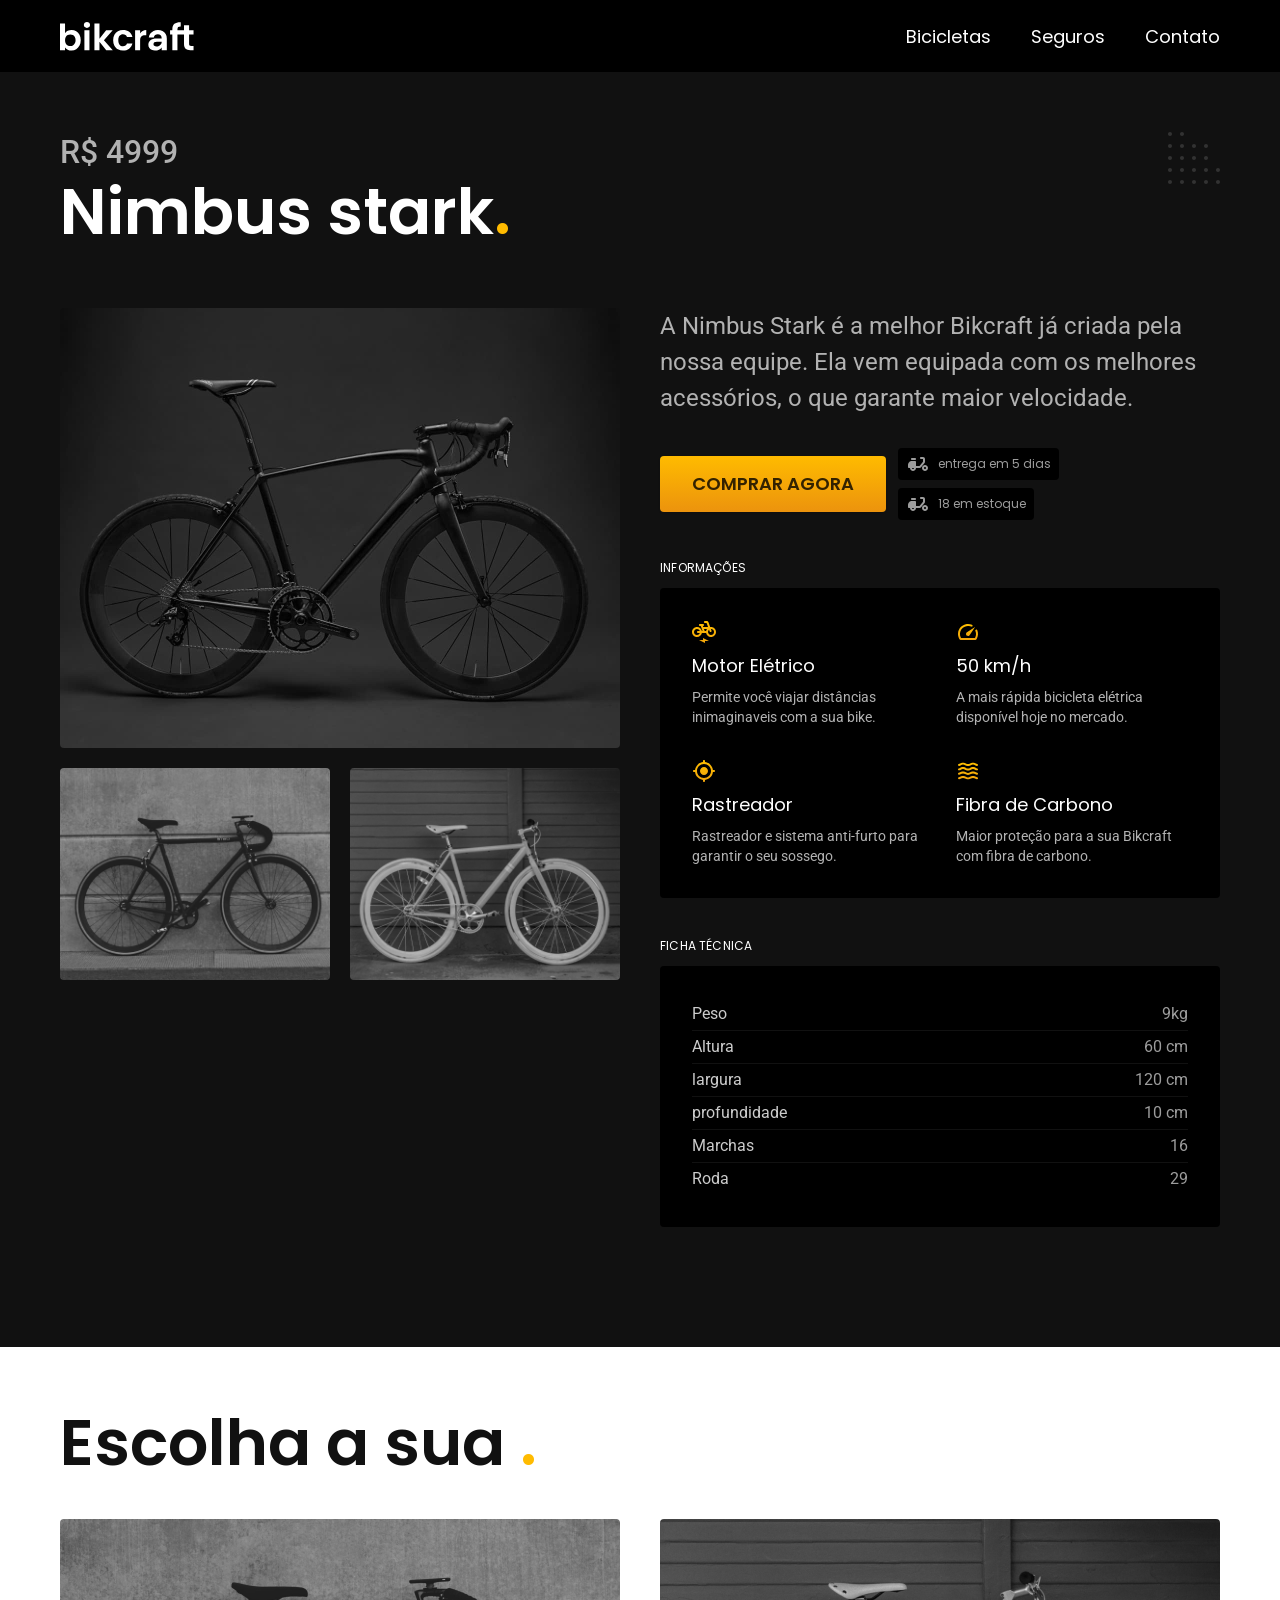
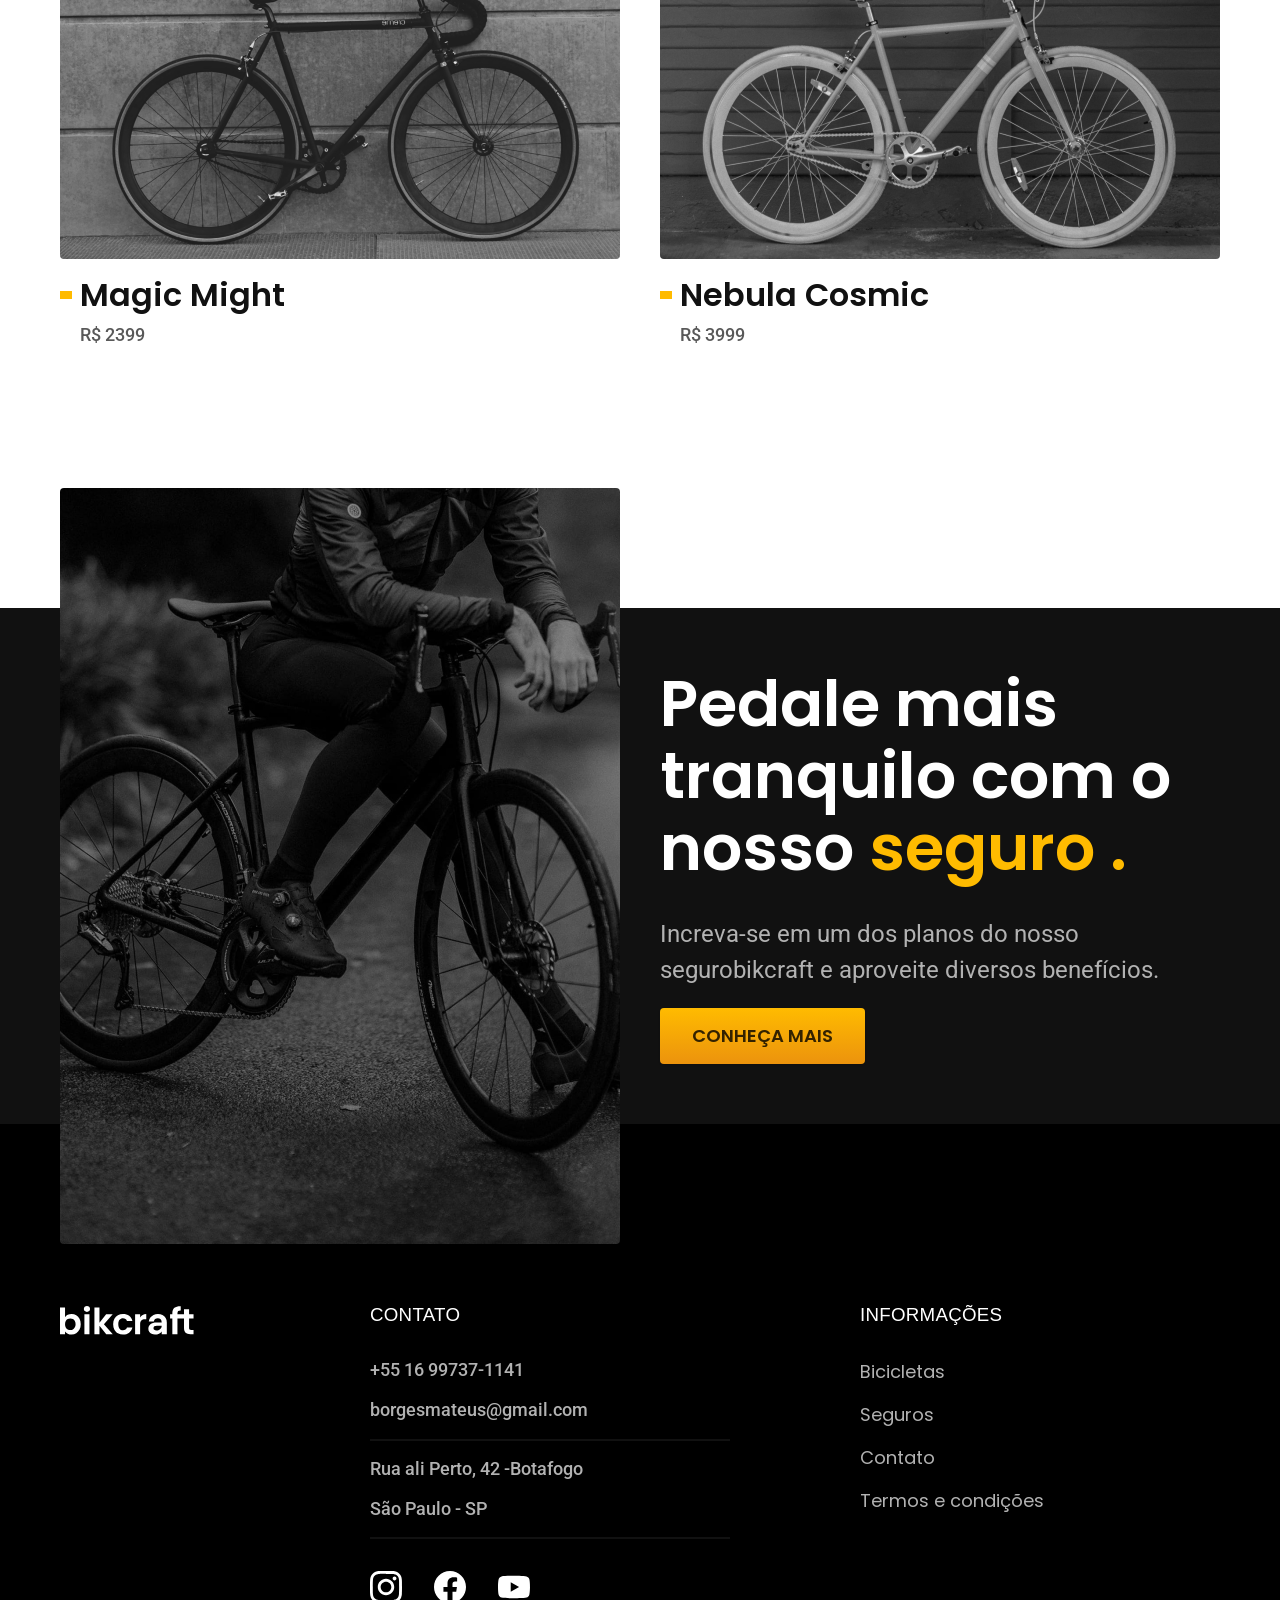
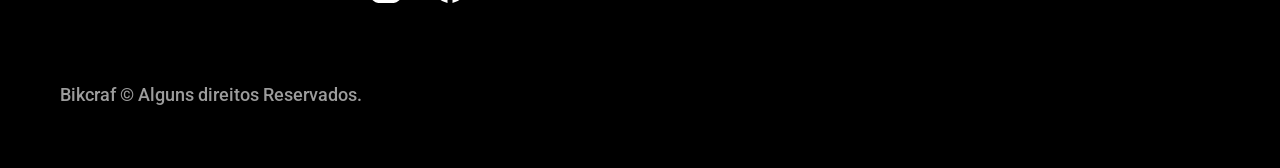
<file: bicicletas/nimbus.html>
<!DOCTYPE html>
<html lang="pt-br">

<head>
  <meta charset="UTF-8">
  <meta name="viewport" content="width=device-width, initial-scale=1.0">
  <title>Nimbus | Bikcraft</title>
  <meta name="description" content="Quando iniciamos a Bikcraft queríamos apenas um produto que adoraríamos utilizar Éramos  apaixonados por pedalar e tambem fazer.">
  <link rel="stylesheet" href="../css/style.min.css">
  <link rel="icon" href="./favicon.svg" type="image/svg+xml">
  <link rel="preconnect" href="https://fonts.googleapis.com">
  <link rel="preconnect" href="https://fonts.gstatic.com" crossorigin>
  <link href="https://fonts.googleapis.com/css2?family=Poppins:wght@400;600&family=Roboto:wght@400;500&display=swap" rel="stylesheet">
  <script>document.documentElement.classList('js')</script>
  <script>document.documentElement.classList.add('js');</script>

  <link rel="preconnect" href="https://fonts.googleapis.com">
  <link rel="preconnect" href="https://fonts.gstatic.com" crossorigin>
  <link href="https://fonts.googleapis.com/css2?family=Poppins:wght@400;600&family=Roboto:wght@400;500&display=swap" rel="stylesheet">

</head>

<body id="bicicleta">
  <header class="header">
    <div class="container-principal container">
      <a href="../"> <img src="../img/bikcraft.svg" alt="marca"></a>

      <nav aria-label="primaria">
        <ul class="header-menu font-1-m cor-0">
          <li><a href="../bicicletas.html">Bicicletas</a></li>
          <li><a href="../seguros.html">Seguros</a></li>
          <li><a href="../contato.html">Contato</a></li>
        </ul>
      </nav>
    </div>
  </header>

  <main class="titulo-bg">
    <div>
      <div class="titulo container">
        <p class="font-2-xl cor-5">R$ 4999</p>
        <h1 class="font-1-xxl cor-0">Nimbus stark<span class="cor-p1">.</span></h1>
      </div>
    </div>
    <div class="bicicleta container">
      <div class="bicicleta-imagens">
        <img src="../img/bicicleta/nimbus1.jpg" alt="bicicleta 1">
        <img src="../img/bicicleta/nimbus2.jpg" alt="bicicleta 2">
        <img src="../img/bicicleta/nimbus3.jpg" alt="biciceta 3">
      </div>
      <div class="bicicletas-conteudo">
        <p class="font-2-l cor-5">A Nimbus Stark é a melhor Bikcraft já criada pela nossa equipe. Ela vem equipada com os melhores acessórios, o que garante maior velocidade.
        </p>
        <div class="bicicleta-comprar">
          <a class="botao" href="../orcamento.html?tipo=bikcraft&produto=nimbus">Comprar Agora</a>
          <span class="font-1-xs cor-6"> <img src="../img/icones/entrega.svg" alt=""> entrega em 5 dias </span>

          <span class="font-1-xs cor-6"> <img src="../img/icones/entrega.svg" alt=""> 18 em estoque</span>
        </div>
        <h2 class="font-1-xs cor-0">Informações</h2>
        <ul class="bicicleta-informacoes">
          <li>
            <img src="../img/icones/eletrica.svg" alt="">
            <h3 class="font-1-m cor-0">Motor Elétrico</h3>
            <p class="font-2-xs cor-5">Permite você viajar distâncias inimaginaveis com a sua bike.
            </p>
          </li>
          <li>
            <img src="../img/icones/velocidade.svg" alt="">
            <h3 class="font-1-m cor-0">50 km/h</h3>
            <p class="font-2-xs cor-5"> A mais rápida bicicleta elétrica disponível hoje no mercado.

            </p>
          </li>
          <li>
            <img src="../img/icones/rastreador.svg" alt="">
            <h3 class="font-1-m cor-0">Rastreador</h3>
            <p class="font-2-xs cor-5">Rastreador e sistema anti-furto para garantir o seu sossego.
            </p>
          </li>
          <li>
            <img src="../img/icones/carbono.svg" alt="">
            <h3 class="font-1-m cor-0">Fibra de Carbono</h3>
            <p class="font-2-xs cor-5"> Maior proteção para a sua Bikcraft com fibra de carbono.

            </p>
          </li>
        </ul>

        <h2 class="font-1-xs cor-0">ficha Técnica</h2>
        <ul class="bicicleta-ficha font-2-s cor-4">
          <li>Peso<span>9kg</span></li>
          <li>Altura<span>60 cm</span></li>
          <li>largura<span>120 cm</span></li>
          <li>profundidade<span>10 cm</span></li>
          <li>Marchas<span>16 </span></li>
          <li>Roda<span>29</span></li>
        </ul>
      </div>
  </main>


  <article class="bicicletas-lista container">
    <h2 class="font-1-xxl ">Escolha a sua <span class="cor-p1">.</span></h2>

    <ul>
      <li>
        <a href="./magic.html">
          <img src="../img/bicicletas/magic.jpg" alt="bicicleta-preta">
          <h3 class="font-1-xl">Magic Might</h3>
          <span class="font-2-m cor-8">R$ 2399 </span>
        </a>
      </li>


      <li>
        <a href="./nebula.html">
          <img src="../img/bicicletas/nebula.jpg" alt="bicicleta-preta">
          <h3 class="font-1-xl">Nebula Cosmic</h3>
          <span class="font-2-m cor-8">R$ 3999 </span>
        </a>
      </li>
    </ul>
  </article>

  <article class="seguro-bg">
    <div class="seguro container">
      <div class="seguro-imagem">
        <img src="../img/fotos/seguros.jpg" alt="pessoa parada em cima de uma bicicleta">
      </div>
      <div class="seguro-conteudo">
        <h2 class="font-1-xxl cor-0">Pedale mais tranquilo com o nosso<span class="cor-p1"> seguro .</span></h2>
        <p class="font-2-l cor-5">Increva-se em um dos planos do nosso segurobikcraft e aproveite diversos benefícios.</p>
        <a class="botao" href="../seguros.html">Conheça mais</a>
      </div>
    </div>
  </article>

  <footer class="footer-bg">
    <div class=" footer container">
      <img src="../img/bikcraft.svg" alt="Bikcraft">
      <div class="footer-contato">
        <h3 class="font-2-l-b cor-0">Contato</h3>
        <ul class="font-2-m cor-5 ">
          <li><a href="tel:+5516997371141">+55 16 99737-1141</a></li>
          <li><a href="mailto:borgesmateus@gmail.com">borgesmateus@gmail.com</a></li>
          <li>Rua ali Perto, 42 -Botafogo</li>
          <li>São Paulo - SP</li>
        </ul>
        <div class="footer-redes">
          <a href="../">
            <img src="../img/redes/instagram.svg" alt="instagram">
          </a>

          <a href="../">
            <img src="../img/redes/facebook.svg" alt="facebook">
          </a>

          <a href="../">
            <img src="../img/redes/youtube.svg" alt="youtube">
          </a>
        </div>
      </div>

      <div class="footer-informacoes">
        <h3 class="font-2-l-b cor-0">Informações</h3>
        <nav>
          <ul class="font-1-m cor-5">
            <li><a href="../bicicletas.html">Bicicletas</a></li>
            <li><a href="../seguros.html">Seguros</a></li>
            <li><a href="../contato.html">Contato</a></li>
            <li><a href="../termos.html">Termos e condições</a></li>
          </ul>
        </nav>
      </div>
      <p class=" footer-copy font-2-m cor-6">Bikcraf &copy; Alguns direitos Reservados.</p>
    </div>
  </footer>

  <script src="../js/script.js"></script>
</body>

</html>
</file>
<file: css/style.min.css>
body{margin:0;font-family:Arial,Helvetica,sans-serif;color:#111}blockquote,dd,h1,h2,h3,h4,p,ul{margin:0}ul{padding:0;list-style:none}a{text-decoration:none;color:inherit}img{max-width:100%;display:block;height:auto;object-fit:cover}img[src$=".jpg"]{border-radius:4px}.font-1-xs{font:400 0.75rem/1.35 Poppins,sans-serif}.font-2-xs{font:400 0.875rem/1.43 Roboto,sans-serif}.font-1-s{font:400 1rem/1.5 Poppins,sans-serif}.font-2-s{font:400 1rem/1.5 Roboto,sans-serif}.font-1-m,.font-1-m-b{font:400 1.125rem/1.5 Poppins,sans-serif}.font-1-m-b{font-weight:600}.font-2-m{font:500 1.125rem/1.35 Roboto,sans-serif}.font-1-l,.font-1-l-b{font:400 1.5rem/1.5 Roboto,sans-serif}.font-2-l-b{font-weight:500;letter-spacing:.015em;text-transform:uppercase}.font-1-xl{font:600 2rem/1.25 Poppins,sans-serif}.font-2-xl{font:500 2rem/1.25 Roboto,sans-serif}.font-2-l{font:400 1.5rem/1.5 Roboto,sans-serif}.font-1-xxl{font:600 4rem/1.125 Poppins,sans-serif}@media (max-width:1200px){.font-1-xxl{font-size:3rem}.font-2-l,.font-2-l-b{font-size:1.125rem}}@media (max-width:800px){.font-1-xxl{font-size:2rem}.font-1-xl,.font-2-xl{font-size:1.5rem}}:root{--cor-0:#fff;--cor-1:#f7f7f7;--cor-2:#EDEDED;--cor-3:#DEDEDE;--cor-4:#CCC;--cor-5:#b2b2b2;--cor-6:#9C9C9C;--cor-7:#717171;--cor-8:#595959;--cor-9:#404040;--cor-10:#2e2e2e;--cor-11:#111;--cor-12:#000;--cor-p1:#ffbb00;--cor-p2:#E4A30B;--cor-p3:#A66F00;--cor-p4:#664400;--cor-p5:#332200}.cor-0{color:var(--cor-0)}.cor-1{color:var(--cor-1)}.cor-2{color:var(--cor-2)}.cor-3{color:var(--cor-3)}.cor-4{color:var(--cor-4)}.cor-5{color:var(--cor-5)}.cor-6{color:var(--cor-6)}.cor-7{color:var(--cor-7)}.cor-8{color:var(--cor-8)}.cor-9{color:var(--cor-9)}.cor-10{color:var(--cor-10)}.cor-11{color:var(--cor-11)}.cor-12{color:var(--cor-12)}.cor-p1{color:var(--cor-p1)}.cor-p2{color:var(--cor-p2)}.cor-p3{color:var(--cor-p3)}.cor-p4{color:var(--cor-p4)}.cor-p5{color:var(--cor-p5)}.js .fadeInDown{transform:translate3d(0,-20px,0)}.js .fadeInUp{transform:translate3d(0,20px,0)}.js .fadeInRight{transform:translate3d(20px,0,0)}.js .fadeInLeft{transform:translate3d(-20px,0,0)}.js [data-anime]{opacity:0}.js .anime{opacity:1;transform:none;transition:transform .8s,opacity .8s}.header{background:var(--cor-12);padding-top:20px;padding-bottom:20px}.container-principal{display:flex;flex-wrap:wrap;justify-content:space-between;align-items:center}.header-menu{display:flex;gap:40px}.header-menu a{padding:16px 0;position:relative}.header-menu a::after{content:" ";display:block;width:0;height:2px;background:var(--cor-0);margin-top:4px;transition:.4s;position:absolute}.header-menu a.ativo::after,.header-menu a:hover::after{width:100%}@media (max-width:800px){.container-principal{gap:20px}.header-menu{gap:20px}.header-menu a{padding:12px 16px;background:var(--cor-11);border-radius:4px}.header-menu a:hover{background:var(--cor-10)}.header-menu a::after{display:none}}@media (max-width:600px){.header-menu{flex-wrap:wrap;font-size:14px;gap:20px}.header-menu a{padding:8px 12px}}.footer-bg{background:var(--cor-12)}.footer.container{padding-top:60px;padding-bottom:60px}.footer{display:grid;grid-template-columns:3fr 5fr 4fr;gap:40px}.footer h3{margin-bottom:32px}.footer-contato ul{margin-bottom:32px}.footer li{margin-bottom:16px}.footer-redes{display:flex;gap:32px}.footer-contato li:nth-child(2n):after{content:"";display:block;max-width:360px;height:2px;background:var(--cor-11);margin-top:16px;min-width:min-content}.footer a:hover{color:var(--cor-0)}.footer-copy{grid-column:1/-1;margin-top:40px}@media (width <= 800px){.footer>img{display:none}.footer{grid-template-columns:1fr 1fr}}@media (width <= 600px){.footer{grid-template-columns:1fr;gap:60px}.footer-copy{margin-top:initial}}.container{box-sizing:border-box;max-width:1200px;padding:0 20px;margin:0 auto}.botao{padding:16px 32px;background:#00f;display:inline-block;border-radius:4px;background:linear-gradient(#fb0,#ec930d);text-transform:uppercase;color:var(--cor-p5);box-shadow:0 1px 2px rgba(0,0,0,.1);font:600 1.125rem/1.35 Poppins,sans-serif;max-width:max-content;border:none;cursor:pointer}.botao:hover{background:#000;background:linear-gradient(#ffb60d,#c7591b)}.botao.secundario{background:var(--cor-10);color:var(--cor-2)}.botao.secundario:hover{background:var(--cor-9)}.botao.seta::after{content:"";display:inline-block;width:18px;height:10px;margin-left:12px;background:url("../img/icones/seta.svg");transition:transform .2s}.botao.seta{display:flex;align-items:center}.botao.seta:hover::after{transform:translateX(4px)}@media (max-width:600px){.botao{padding:12px 16px;font-size:1rem}}.link{display:inline-block;color:var(--cor-p1);font:500 1.5rem/1.5 Poppins,sans-serif;text-transform:uppercase}.link::after{content:"";display:block;height:4px;background:currentColor}.link:hover{color:var(--cor-0)}.titulo-bg{background:var(--cor-11);padding-top:60px;padding-bottom:60px}.titulo{background:url(../img/dec/top-right.svg) no-repeat top right 20px}.titulo p{margin-bottom:4px}@media (max-width:800px){.titulo-bg{padding-top:40px;padding-bottom:40px}.titulo p{font-size:1rem;text-transform:lowercase;font-weight:400}}.form{display:grid;grid-template-columns:1fr 1fr;gap:20px}.form label{display:block;font:500 1rem/1.5 Poppins,sans-serif;margin-bottom:4px}.form .col-2{grid-column:span 2}.form input[type=email],.form input[type=text],.form textarea{font:400 1rem/1.5 Roboto,sans-serif;background:var(--cor-1);border:1px solid var(--cor-2);padding:12px;border-radius:4px;width:100%;box-sizing:border-box}.form input[type=email]:focus,.form input[type=text]:focus,.form textarea:focus{outline:0;border-color:var(--cor-p1);background:var(--cor-0);box-shadow:0 0 0 2px #fea}.form label{cursor:pointer}@media (width <= 600px){.form{grid-template-columns:1fr}.form .col-2{grid-column:1}}.introducao-bg{background:var(--cor-12);box-shadow:inset 0 -120px var(--cor-0)}.introducao{display:grid;grid-template-columns:1fr 1fr;gap:0 40px}.introducao-conteudo{align-self:end;padding-bottom:200px}.introducao h1{margin-bottom:32px}.introducao p{margin-bottom:20px}@media (max-width:800px){.introducao-bg{background:var(--cor-11);padding-top:40px;box-shadow:inset 0 -60px #ffff}.introducao{grid-template-columns:1fr;gap:32px}.introducao-conteudo{padding-bottom:0}.introducao h1{margin-bottom:16px}.introducao img{height:300px;width:100%}}.tecnologia-bg{background-color:var(--cor-11);box-shadow:inset 0 80px var(--cor-0),inset 0 -80px var(--cor-0)}.tecnologia{display:grid;grid-template-columns:1fr 1fr;gap:40px}.tecnologia-imagem img{width:100%;height:100%;object-fit:cover;object-position:left}.tecnologia-conteudo{padding-top:160px;padding-bottom:160px}.tecnologia-conteudo>span{margin-bottom:20px;display:block}.tecnologia-conteudo h2{margin-bottom:32px}.tecnologia-conteudo>p{margin-bottom:20px}.tecnologia-conteudo a{margin-bottom:80px}.tecnologia-vantagens{display:flex;gap:40px}.tecnologia-vantagens h3{margin-bottom:8px;width:max-content}.tecnologia-vantagens img{width:24px;margin-bottom:8px}@media (width <= 800px){.tecnologia-bg{box-shadow:initial}.tecnologia{grid-template-columns:1fr}.tecnologia-conteudo{padding-top:60px;padding-bottom:60px}.tecnologia img{display:none}.tecnologia a{margin-bottom:60px}}@media (max-width:600px){.tecnologia-vantagens{flex-direction:column}}.parceiros{padding-top:60px;padding-bottom:120px}.parceiros h2{margin-bottom:60px}.parceiros ul{padding:0 20px;max-width:1400px;display:grid;grid-template-columns:repeat(4,1fr);margin:0 auto}.parceiros li{padding:32px;display:flex;border-left:2px solid var(--cor-2)}.parceiros img{margin:auto}.parceiros li:first-child,li:nth-child(5){border-left:none}.parceiros li:nth-child(n+5){border-top:2px solid var(--cor-2)}@media (width <= 800px){.parceiros{padding-bottom:60px}.parceiros h2{margin-bottom:20px}.parceiros li{padding:20px}.parceiros ul{grid-template-columns:repeat(2,1fr)}.parceiros li:nth-child(n+3){border-top:2px solid var(--cor-2)}.parceiros li:nth-child(odd){border-left:none}}.depoimento{display:grid;grid-template-columns:repeat(2,1fr);background-color:var(--cor-p1);overflow:hidden}.depoimento img{border-radius:0;width:100%;height:100%;object-fit:cover}.depoimento-conteudo{padding:40px 40px 80px 80px;align-self:end}.depoimento-conteudo p{font-family:Merriweather,serif;font-style:italic;font-weight:900;margin-bottom:32px;max-width:32ch;position:relative}.depoimento p::after,.depoimento p::before{font-size:5rem;color:var(--cor-p2);position:absolute}.depoimento p::before{content:'“';left:-70px;top:-20px}.depoimento p::after{content:"”"}@media (max-width:800px){.depoimento{grid-template-columns:1fr;text-align:center}.depoimento-conteudo{padding:40px 20px;justify-self:center}.depoimento img{max-height:200px}}@media (min-width:1200px){.depoimento img{max-height:520px}}.bicicletas-lista{padding-top:60px;padding-bottom:120px}.bicicletas-lista h2{margin-bottom:40px}.bicicletas-lista ul{display:flex;gap:40px;padding:0 20px 20px 20px;max-width:1400px;margin:0 auto;overflow-x:auto}#bicicleta .bicicletas-lista ul{padding:0 0 20px 0}.bicicletas-lista li{min-width:280px;flex:1}.bicicletas-lista a{display:block}.bicicletas-lista img{margin-bottom:16px}.bicicletas-lista h3{margin-bottom:8px;display:flex;align-items:center}.bicicletas-lista h3::before{content:"";width:12px;height:8px;display:inline-block;background:var(--cor-p1);margin-right:8px;transition:width .2s}.bicicletas-lista a:hover h3::before{width:24px}.bicicletas-lista li span{padding-left:20px}@media (max-width:800px){.bicicletas-lista{padding-bottom:60px}.bicicletas-lista ul{gap:20px}}.bicicletas-bg:nth-child(3){background:linear-gradient(to right,var(--cor-0) 30%,var(--cor-11)30%)}.bicicletas{display:grid;grid-template-columns:1fr 1fr;gap:40px;padding-top:60px;padding-bottom:60px;background:url(../img/dec/top-right.svg) no-repeat top 40px right 20px}.bicicletas-imagem{position:relative}.bicicletas-imagem span{background:var(--cor-12);padding:8px 16px 8px 8px;display:inline-block;position:absolute;top:20px;right:0;border-radius:4px 0 0 4px}.bicicletas-conteudo{display:grid;grid-template-columns:1fr auto;align-content:start}.bicicletas-conteudo h2,.bicicletas-conteudo p{grid-column:1/-1}.bicicletas h2{margin-bottom:20px}.bicicletas h2::before{content:"";display:block;width:12px;height:8px;background:var(--cor-p1);margin-bottom:8px}.bicicletas p{margin-bottom:32px}.bicicletas a{place-self:end}.bicicletas li{display:flex;align-items:center;gap:8px}.bicicletas-conteudo img{width:24px}.bicicletas ul{display:flex;flex-direction:column;gap:16px}@media (max-width:800px){.bicicletas-bg:nth-child(3){background:var(--cor-11)}.bicicletas{grid-template-columns:1fr;gap:20px;padding-top:40px;padding-bottom:40px}}@media (max-width:600px){.bicicletas-conteudo{grid-template-columns:1fr}.bicicletas ul{margin-bottom:32px;font-size:1rem}.bicicletas a{place-self:start}}.bicicleta{display:grid;grid-template-columns:1fr 1fr;align-items:start;gap:40px;padding-top:60px;padding-bottom:60px}#bicicleta .titulo p{text-transform:uppercase}.bicicleta-imagens{display:flex;flex-wrap:wrap;gap:20px}.bicicleta-imagens img{flex:1;min-width:200px}.bicicleta-imagens img:first-child{min-width:100%}.bicicletas-conteudo>p{margin-bottom:32px}.bicicleta-comprar{display:grid;grid-template-columns:max-content auto;align-items:center;justify-items:start;gap:8px 12px;margin-bottom:40px}.bicicleta-comprar a{grid-row:span 2}.bicicleta-comprar span{display:flex;align-items:center;background:var(--cor-12);padding:4px 8px;border-radius:4px;gap:8px}.bicicletas-conteudo h2{text-transform:uppercase;letter-spacing:.015em;margin-bottom:12px}.bicicleta-ficha,.bicicleta-informacoes{padding:32px;background:var(--cor-12);border-radius:4px}.bicicleta-informacoes{margin-bottom:40px;display:grid;grid-template-columns:1fr 1fr;gap:32px}.bicicleta-informacoes img{width:24px;margin-bottom:8px}.bicicleta-informacoes h3{margin-bottom:8px}.bicicleta-ficha li{padding:4px 0;display:flex;justify-content:space-between;border-bottom:1px solid var(--cor-11)}.bicicleta-ficha li:last-child{border-bottom:none}.bicicleta-ficha span{color:var(--cor-6)}@media (width <= 800px){.bicicleta{grid-template-columns:1fr;padding-bottom:40px;padding-top:40px}.bicicleta-imagens{grid-row:2}}@media (width <= 400px){.bicicleta-informacoes{grid-template-columns:1fr}.bicicleta-comprar{grid-template-columns:1fr}}.seguro-bg{background:var(--cor-11);box-shadow:inset 0 120px var(--cor-0),inset 0 -120px var(--cor-12)}.seguro{display:grid;grid-template-columns:1fr 1fr;gap:40px}.seguro-imagem img{width:100%;height:100%;object-fit:cover}.seguro-conteudo{padding-top:180px;padding-bottom:180px}.seguro h2{margin-bottom:32px}.seguro p{margin-bottom:20px}@media (width <= 800px){.seguro-bg{box-shadow:inset 0 -60px var(--cor-12)}.seguro{grid-template-columns:1fr}.seguro-conteudo{grid-row:1;padding-top:40px;padding-bottom:0}}.seguros-bg{background:var(--cor-11)}.seguros{padding-top:60px;padding-bottom:60px;display:grid;grid-template-columns:repeat(2,1fr);gap:40px;align-items:center}#seguros .seguros{padding-top:0}.seguros h2{grid-column:1/-1}.seguros-item{background:var(--cor-12);padding:32px 32px 32px 60px;display:grid;grid-template-columns:1fr auto;border-radius:4px}.seguros-item h3{margin-bottom:40px}.seguros-item span{grid-column:2;display:block;text-align:right}.seguros-item ul{grid-column:1/-1;margin-bottom:32px}.seguros-item li{display:flex;align-items:center;position:relative}.seguros-item li+li{margin-top:20px}.seguros-item li::before{content:"";display:inline-block;width:13px;height:9px;background-image:url("../img/icones/lista.svg");position:absolute;left:-21px}.seguros-item a{grid-column:1/-1}@media (width <= 800px){.seguros{grid-template-columns:1fr}}.perguntas{padding-top:120px;padding-bottom:120px}.perguntas h2{margin-bottom:60px}.perguntas dl>div{padding:20px;border-radius:4px}.perguntas dl>div:nth-child(odd){background:var(--cor-1)}.perguntas button{display:grid;grid-template-columns:auto 1fr auto;align-items:center;gap:8px;cursor:pointer;border:none;background:0 0;width:100%;text-align:left}.perguntas button::before{content:"";display:inline-block;width:12px;height:8px;background:var(--cor-p1)}.perguntas button::after{content:"";display:inline-block;width:14px;height:6px;background:url(../img/icones/seta-abrir.svg);transition:.3s}.perguntas button:hover::after,.perguntas button[aria-expanded=true]::after{transform:rotate(180deg)}.js .perguntas dd{display:none}.js .perguntas dd.ativa{display:block}.perguntas dd{padding-left:20px;padding-top:16px;max-width:80ch}@media (max-width:800px){.perguntas{padding-top:60px;padding-bottom:60px}.perguntas h2{margin-bottom:40px}}.vantagens-bg{background:var(--cor-12)}.vantagens{padding-top:120px;padding-bottom:120px}.vantagens h2{margin-bottom:60px}.vantagens ul{display:grid;grid-template-columns:repeat(auto-fit,minmax(280px,max-content));gap:40px 80px}.vantagens h3,.vantagens img{margin-bottom:8px}@media (width <= 800px){.vantagens{padding-top:60px;padding-bottom:60px}.vantagens h2{margin-bottom:40px}.vantagens ul{gap:20px}}#contato{background:linear-gradient(var(--cor-11) 600px,var(--cor-1) 0)}.contato{display:grid;grid-template-columns:5fr 7fr}.contato-dados,.contato-formulario{padding:60px;box-shadow:0 1px 2px rgba(0,0,0,.1)}.contato-dados{border-radius:5px 0 0 5px;background:var(--cor-12) url(../img/dec/bottom-left.svg) no-repeat bottom 20px left 20px}.contato-formulario{background:var(--cor-0);border-radius:0 5px 5px 0;background:var(--cor-0) url(../img/dec/bottom-right.svg) no-repeat bottom 20px right 20px}.contato-dados h2{margin-bottom:60px}.contato-endereco{margin-bottom:32px;background:url("../img/icones/local.svg") no-repeat 0 2px;padding-left:28px}.contato-endereco p{margin-bottom:8px}.contato-meios a{display:block;max-width:max-content;margin-bottom:8px;padding-left:28px}.contato-meios a:hover{color:var(--cor-0)}.contato-meios a:first-child{background:url("../img/icones/email.svg") no-repeat 0 2px}.contato-meios a:nth-child(2){margin-bottom:32px}.contato-meios a:nth-child(3){background:url("../img/icones/telefone.svg") no-repeat 0 2px;margin-bottom:60px}.contato-redes{display:flex;gap:32px;padding-left:28px}@media (width <= 800px){.contato{grid-template-columns:1fr}.contato-dados{border-radius:5px 5px 0 0;background:var(--cor-12)}.contato-dados,.contato-formulario{padding:20px}.contato-dados{border-radius:5px 5px 0 0}.contato-formulario{border-radius:0 0 5px 5px}.contato-dados h2,.contato-meios a:nth-child(3){margin-bottom:32px}.contato-meios a:nth-child(3){background:url("../img/icones/telefone.svg") no-repeat 0 2px;margin-bottom:32px}.contato-redes{margin-bottom:12px}}.lojas{display:grid;grid-template-columns:1fr 1fr;gap:0 40px;padding-top:120px;padding-bottom:120px}.lojas h2{grid-column:1/-1}.lojas img{border-radius:4px 4px 0 0}.lojas-item{border-radius:4px;background:var(--cor-0);box-shadow:0 1px 2px rgba(0,0,0,.1)}.lojas-conteudo{display:grid;grid-template-columns:1fr 1fr;gap:32px 16px;padding:32px}.lojas-conteudo h3,.lojas-tempo{grid-column:1/-1}.lojas-dados{display:grid;gap:8px;border-left:2px solid var(--cor-2);padding-left:12px}.lojas-tempo{display:flex;align-items:center;gap:8px}.lojas h2{padding-bottom:60px}@media (width <= 800px){.lojas{gap:20px;padding-top:60px;padding-bottom:60px}.lojas h2{padding-bottom:32px}.lojas-conteudo{grid-template-columns:1fr}}@media (width <= 600px){.lojas{grid-template-columns:1fr}}#orçamento{background:linear-gradient(var(--cor-11) 600px,var(--cor-1) 0)}.orcamento{display:grid;grid-template-columns:5fr 7fr;padding-bottom:120px}.orcamento h2{text-transform:uppercase;position:relative;display:flex;align-items:center}.orcamento h2::before{content:"";display:inline-block;width:4px;height:8px;background:var(--cor-p1);position:absolute;left:-12px}.orcamento-dados,.orcamento-produto{padding:60px;box-shadow:0 1px 2px rgba(0,0,0,.1)}.orcamento-produto{border-radius:5px 0 0 5px;background:var(--cor-12);display:grid;grid-template-columns:1fr 1fr;align-content:start;gap:20px}.orcamento-produto>*{grid-column:1/-1}.orcamento-produto>label{grid-column:initial}.orcamento-produto label{font:400 1rem/1.5 Poppins,sans-serif;color:var(--cor-4);background:var(--cor-10);padding:12px 16px;border-radius:4px;cursor:pointer;display:grid;grid-template-columns:auto 1fr auto;align-items:center;border:1px solid var(--cor-10)}.orcamento-produto label::before{content:"";display:inline-block;box-sizing:border-box;width:12px;height:12px;border:1px solid var(--cor-6);border-radius:50%;margin-right:8px}.orcamento-produto input:checked+label::before{border-color:var(--cor-7);box-shadow:inset 0 0 0 3px var(--cor-0),inset 0 0 0 6px var(--cor-7)}.orcamento-produto label:hover{background:var(--cor-9);border-color:var(--cor-9)}.orcamento-produto input:focus+label{background:var(--cor-9);box-shadow:0 0 0 2px var(--cor-p1)}.orcamento-produto input:checked+label{background:var(--cor-0);color:var(--cor-11)}.orcamento-produto label span{display:none}.orcamento-produto input:checked+label span{display:inline-block}.orcamento-produto input{opacity:0;position:absolute;pointer-events:none}.orcamento-dados{border-radius:0 5px 5px 0;background:var(--cor-0)}.orcamento-conteudo{display:none}.orcamento-conteudo h2,.orcamento-dados h2:nth-of-type(n+2){margin-top:20px}#bikcraft:checked~#orcamento-bikcraft,#seguro:checked~#orcamento-seguro{display:grid;gap:20px}.orcamento-detalhes{display:none;background:var(--cor-0);padding:20px;grid-template-columns:repeat(2,1fr);border-radius:4px;align-items:center}.orcamento-detalhes li{display:flex;align-items:center;margin-bottom:8px}.orcamento-detalhes li img{width:16px;margin-right:8px}.orcamento-produto input:checked+label+.orcamento-detalhes{display:grid}@media (max-width:1200px){.orcamento-dados,.orcamento-produto{padding:32px}}@media (max-width:800px){.orcamento{grid-template-columns:1fr}.orcamento-dados{border-radius:0 0 5px 5px}.orcamento-produto{border-radius:5px 5px 0 0}}@media (width <= 400px){.orcamento-produto{grid-template-columns:1fr}}.form-1-termos input{width:30px;height:30px;font:400 1rem/1.5 Roboto,sans-serif}.form-1-termos{display:flex;align-items:center;gap:8px;font:400 1rem/1.5 Roboto,sans-serif}.termos{padding-top:80px;padding-bottom:80px}.termos h2{font-weight:600;margin-bottom:20px}.termos p+h2{margin-top:40px}.termos p{margin-bottom:24px;max-width:75ch}
</file>
